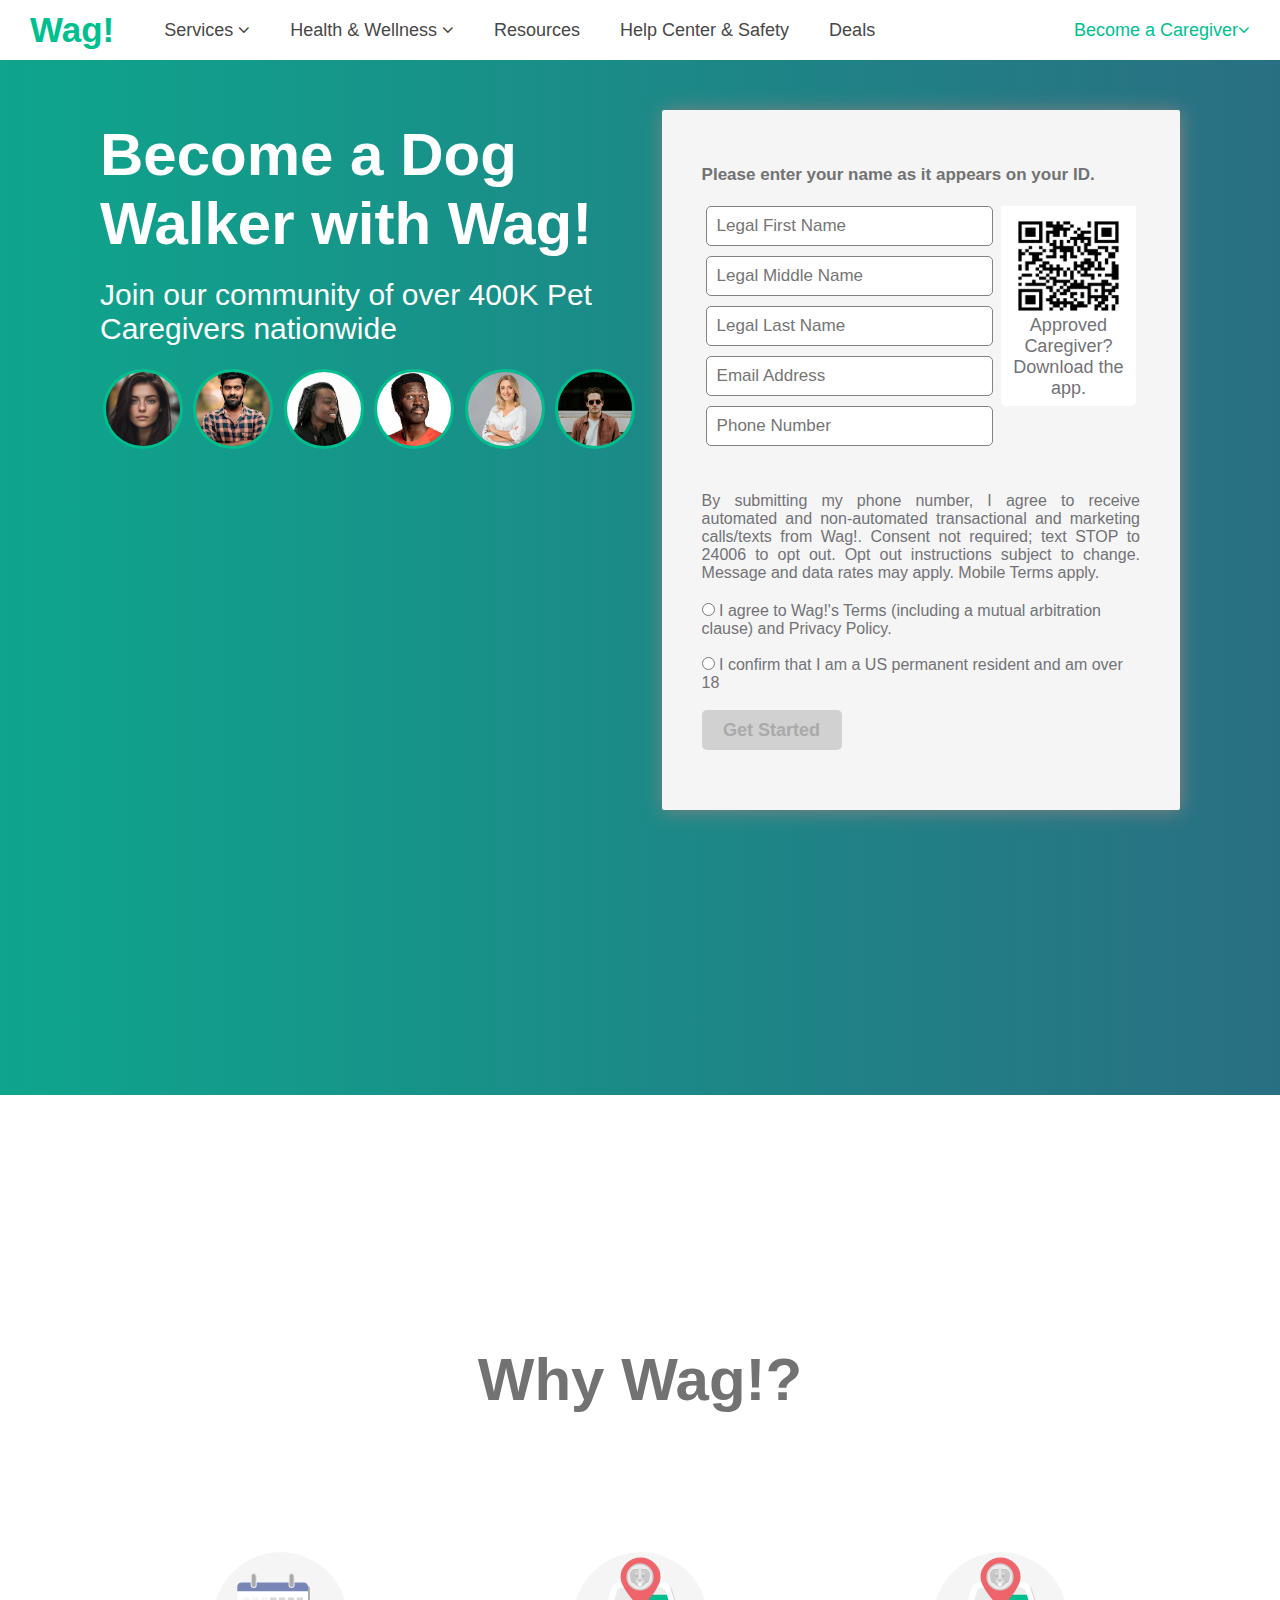
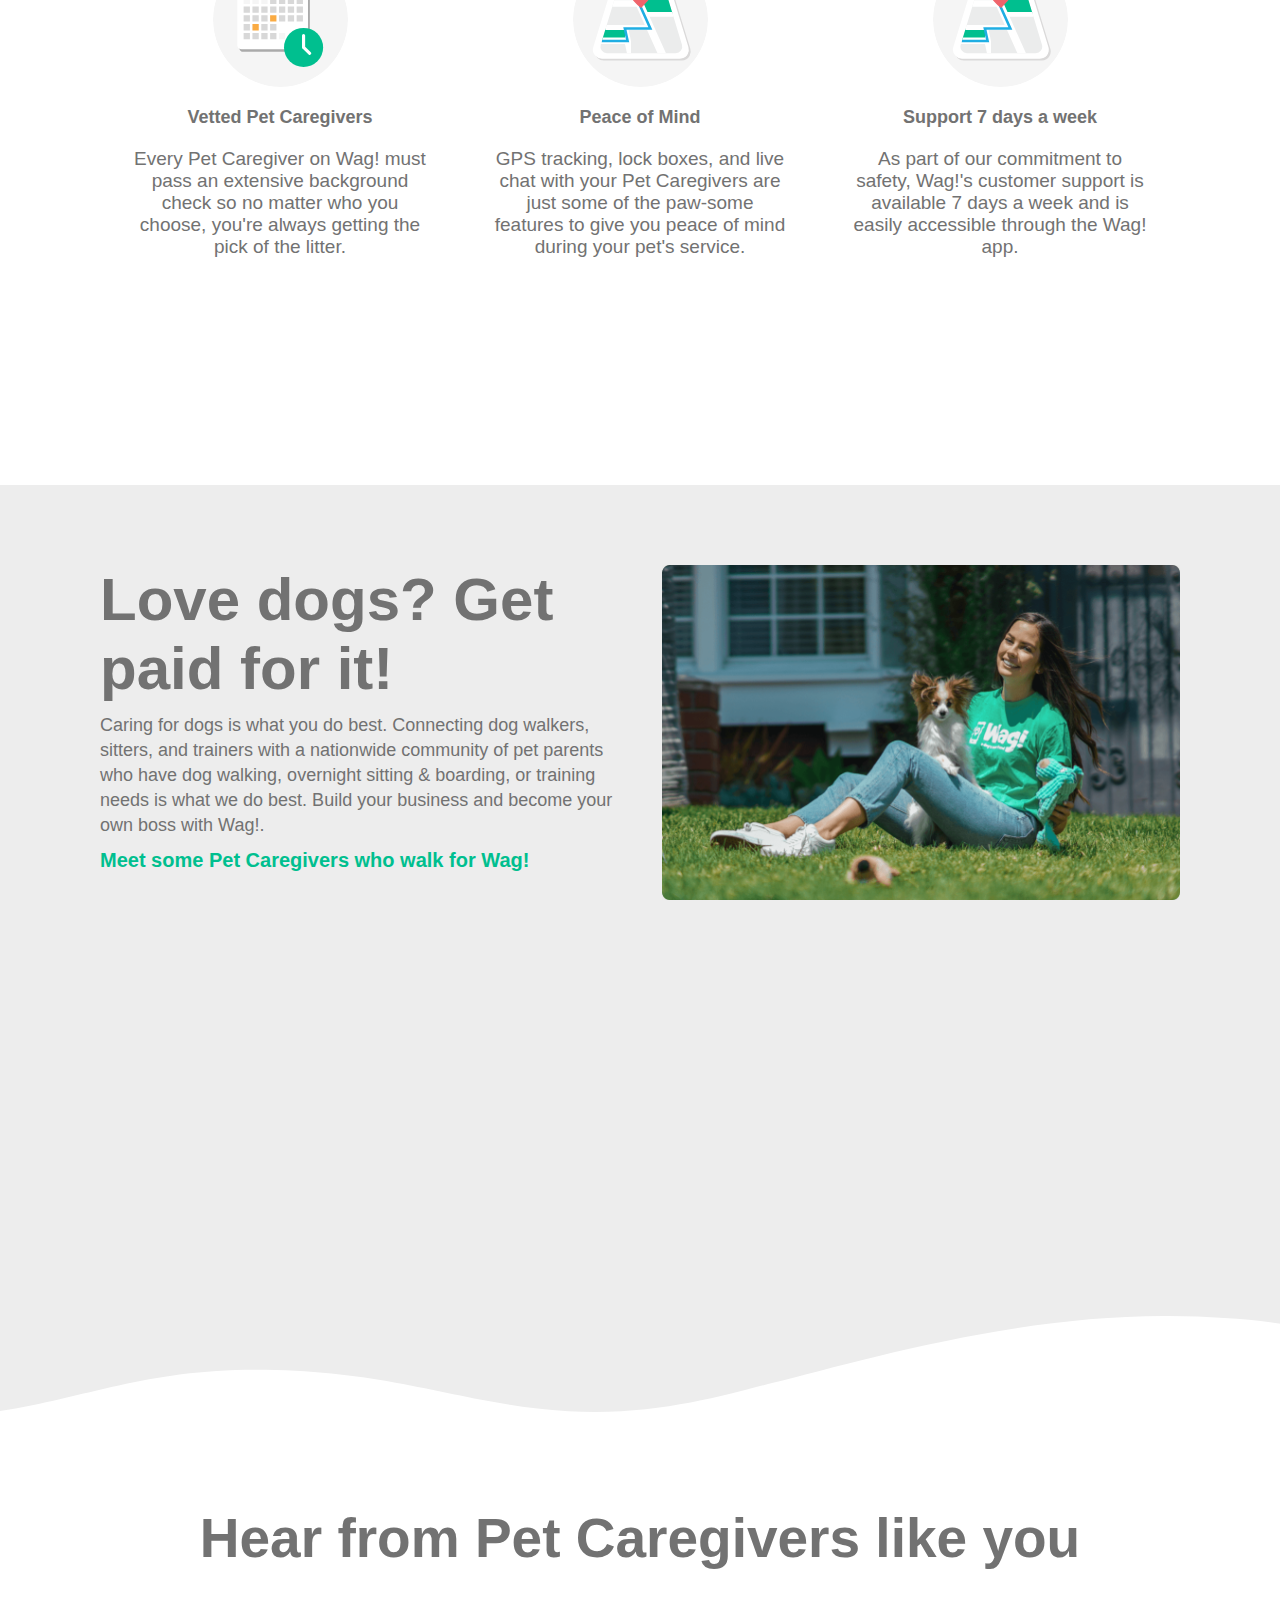
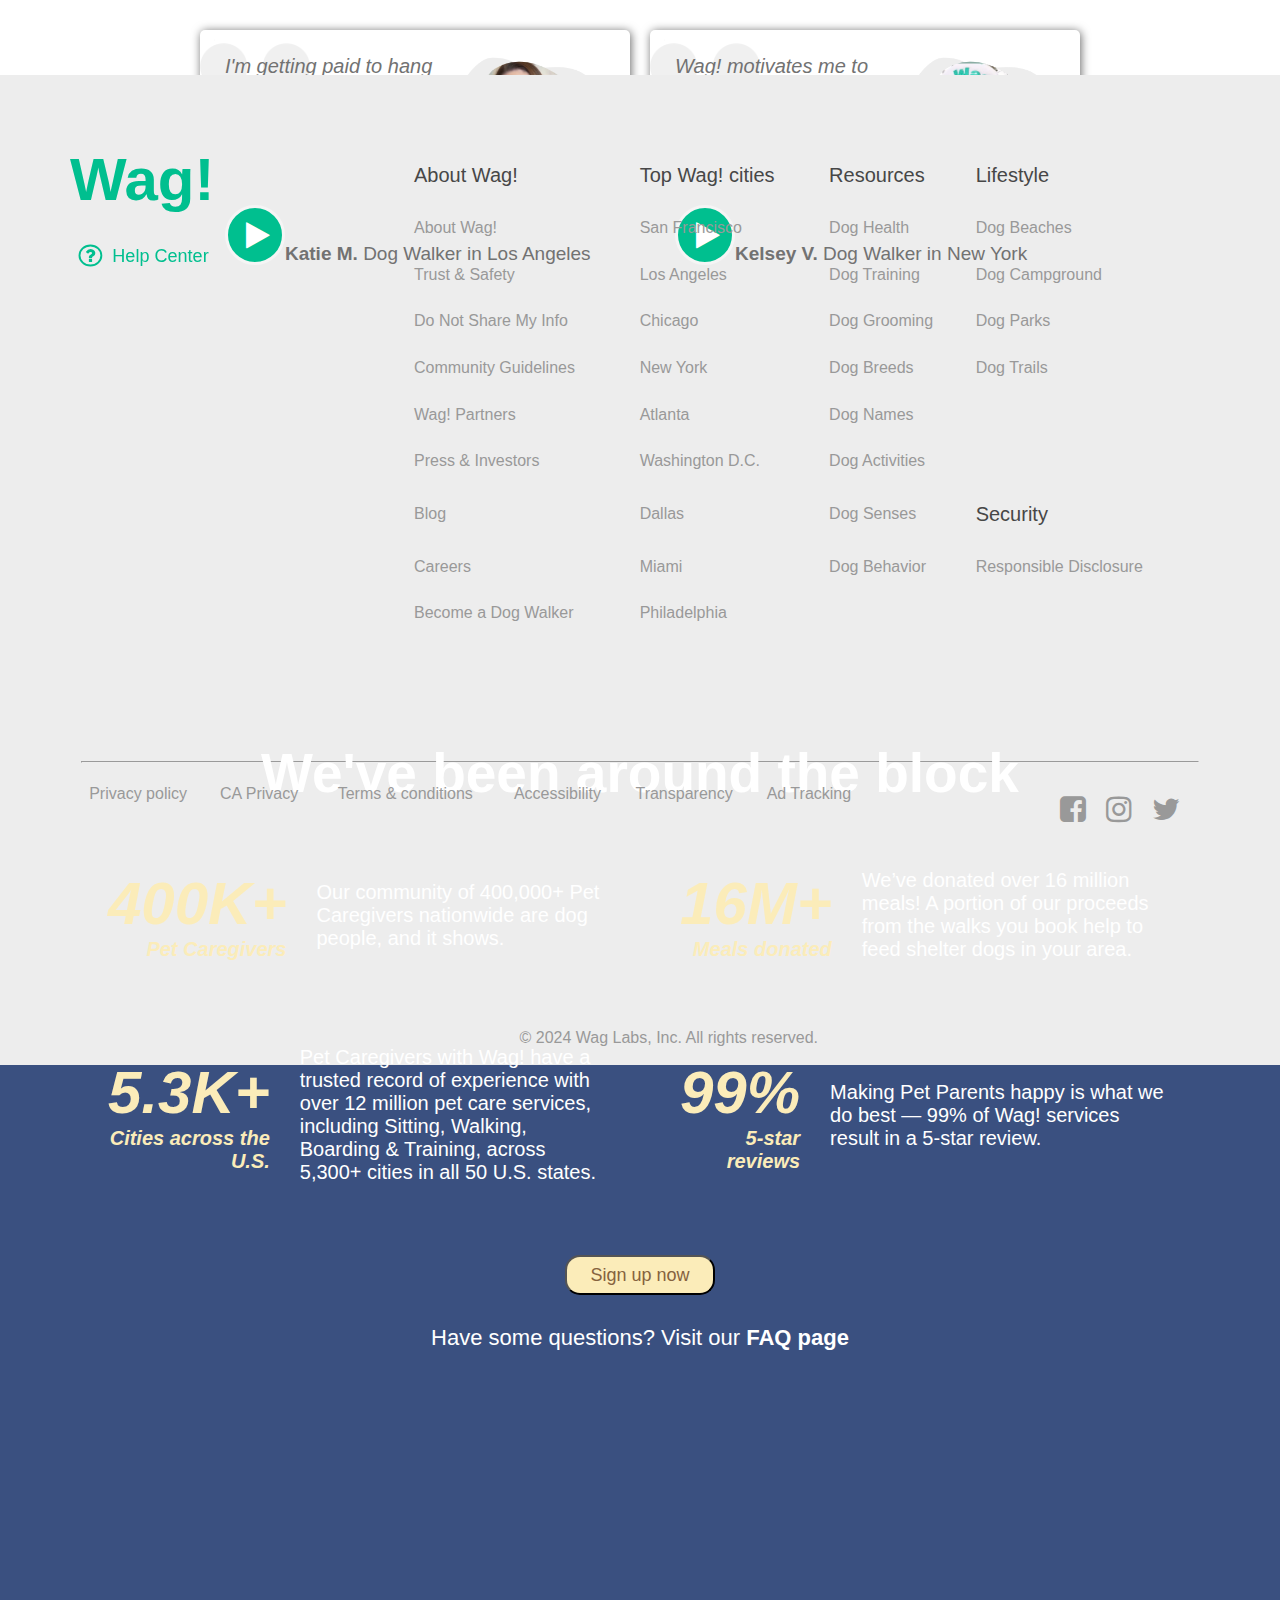
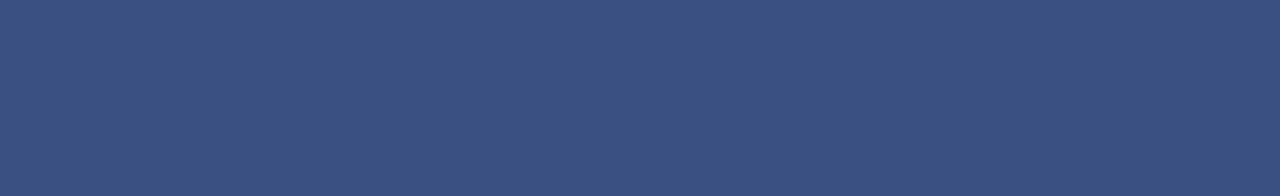
<file: WagWebsite/index.html>
<!DOCTYPE html>
<html>
    <head>
        <title>Wag! | #1 App for Local Dog Walking & Pet Sitting Jobs Near You</title>
        <link rel="stylesheet" href="Assets\main.css">
        <link rel="stylesheet" href="https://cdnjs.cloudflare.com/ajax/libs/font-awesome/4.7.0/css/font-awesome.min.css"/>

    </head>
    <body>
        <header>
            <div class="left_nav">
                <a href="#">Wag!</a>
            </div>
            <div class="main_nav">
                <a href=""><p>Services <i class="fa fa-angle-down"></i></p></a>
                <a href=""><p>Health & Wellness <i class="fa fa-angle-down"></i></p></a>
                <a href=""><p>Resources</p></a>
                <a href=""><p>Help Center & Safety</p></a>
                <a href=""><p>Deals</p></a>
            </div>
            <div class="right_nav">
                <a href=""><p>Become a Caregiver<i class="fa fa-angle-down"></i></p></a>
            </div>
        </header>
        <main>
            <section class="sec_one">
                <div class="txt">
                    <h2>Become a Dog Walker with Wag!</h2>
                    <p>Join our community of over 400K Pet Caregivers nationwide</p>
                    <section>
                        <img src="Assets/imgs/woman.jpeg" alt=""/>
                        <img src="Assets/imgs/man3.jpeg" alt=""/>
                        <img src="Assets/imgs/woman2.jpeg" alt=""/>
                        <img src="Assets/imgs/man 2.jpeg" alt=""/>
                        <img src="Assets/imgs/woman3.jpeg" alt=""/>
                        <img src="Assets/imgs/man.jpg" alt=""/>
                    </section>
                </div>
                <div class="side">
                   <h3>Please enter your name as it appears on your ID.</h3>
                   <section class="fom">
                        <form action="">
                            <input type="text" name="f_name" id="f_name" placeholder="Legal First Name">
                            <input type="text" name="m_name" id="m_name" placeholder="Legal Middle Name">
                            <input type="text" name="l_name" id="l_name" placeholder="Legal Last Name">
                            <input type="email" name="email" id="email" placeholder="Email Address">
                            <input type="tel" name="phone_no" id="phone_no" placeholder="Phone Number">
                        </form>
                        <div class="qr">
                            <img src="Assets/imgs/qr_code.jpg" alt="">
                            <p>Approved Caregiver? Download the app.</p>
                        </div>
                    </section>
                    <section class="rad">
                        <p>By submitting my phone number, I agree to receive automated and non-automated transactional and marketing calls/texts from Wag!. Consent not required; text STOP to 24006 to opt out. Opt out instructions subject to change. Message and data rates may apply. Mobile Terms apply.</p>
                        <input type="radio" name="privacy_p" id="privacy_p">
                        <label for="privacy_p">I agree to Wag!'s Terms (including a mutual arbitration clause) and Privacy Policy.</label></br/><br/>
                        <input type="radio" name="resident" id="resident"><label for="resident"> I confirm that I am a US permanent resident and am over 18</label><br/><br/>
                        <button>Get Started</button>
                    </section> 
                </div>
            </section>
            <section class="sec_two">
                <h2>Why Wag!?</h2>
                <div class="why_wag">
                    <section class="vetted">
                        <img src="Assets/imgs/why_wag/img1.svg" alt=""/>
                        <h4>Vetted Pet Caregivers</h4>
                        <p>Every Pet Caregiver on Wag! must pass an extensive background check so no matter who you choose, you're always getting the pick of the litter.</p>
                    </section>
                    <section class="vetted">
                        <img src="Assets/imgs/why_wag/img2.svg" alt=""/>
                        <h4>Peace of Mind</h4>
                        <p>GPS tracking, lock boxes, and live chat with your Pet Caregivers are just some of the paw-some features to give you peace of mind during your pet's service.</p>
                    </section>
                    <section class="vetted">
                        <img src="Assets/imgs/why_wag/img3.svg" alt=""/>
                        <h4>Support 7 days a week</h4>
                        <p>As part of our commitment to safety, Wag!'s customer support is available 7 days a week and is easily accessible through the Wag! app.</p>
                    </section>
                </div>

            </section>
            <section class="sec_three">
                <article>
                    <h2>Love dogs? Get paid for it!</h2>
                    <p>Caring for dogs is what you do best. Connecting dog walkers, sitters, and trainers with a nationwide community of pet parents who have dog walking, overnight sitting & boarding, or training needs is what we do best. Build your business and become your own boss with Wag!.</p>
                    <a href="https://www.youtube.com/watch?v=MMZr-axNQQY">Meet some Pet Caregivers who walk for Wag!</a>
                </article>
                <img src="Assets/imgs/be_walker.webp" alt="">
            </section>

            <div><img src="./Assets/imgs/sec_threefoot.svg" alt=""></div>

            <section class="sec_four">
                <h2>Hear from Pet Caregivers like you</h2>
                <div class="walker">
                    <section class="katie">
                        <div class="quote_img">
                            <blockquote>I'm getting paid to hang out with dogs, explore LA, get some sunshine, get some exercise. It's a really awesome gig!</blockquote>
                            <img src="./Assets/imgs/walker_katie.webp" alt="">
                        </div>
                            
                        <p class="play">
                            <a href="https://youtu.be/Tx33UY5LQno"><i class="fa fa-play"></i></a><span style="font-weight: bold;">Katie M.</span> &nbsp;Dog Walker in Los Angeles
                        </p>                       
                    </section>
                    <section class="kesley">
                        <div class="quote_img">
                            <blockquote>Wag! motivates me to get out & be active. Some of my favorite NY memories are because of Wag! and my furry friends.</blockquote>
                            <img src="./Assets/imgs/walker_kelsey.webp" alt="">
                        </div>
                        <p class="play">
                            <a href="https://youtu.be/RIqpal6fJaU"><i class="fa fa-play"></i></a><span style="font-weight: bold;">Kelsey V.</span> &nbsp;Dog Walker in New York
                        </p>           
                    </section>
                </div>
            </section>
            <section class="sec_five">
                <h2>We've been around the block</h2>
                <div class="mid">
                    <section class="pet">
                        <article class="word">
                            <div><h3>400K+</h3><h4>Pet Caregivers</h4></div>
                            <p>Our community of 400,000+ Pet Caregivers nationwide are dog people, and it shows.</p>
                        </article>
                        <article class="word">
                            <div><h3>16M+</h3><h4>Meals donated</h4></div>
                            <p>We’ve donated over 16 million meals! A portion of our proceeds from the walks you book help to feed shelter dogs in your area.</p>


                        </article>
                    </section>
                    <section class="pet">
                        <article class="word"><div><h3>5.3K+</h3><h4>Cities across the U.S.</h4></div>
                            <p>Pet Caregivers with Wag! have a trusted record of experience with over 12 million pet care services, including Sitting, Walking, Boarding & Training, across 5,300+ cities in all 50 U.S. states.</p></article>
                        <article class="word"><div><h3>99%</h3><h4>5-star reviews</h4></div>
                            <p>Making Pet Parents happy is what we do best — 99% of Wag! services result in a 5-star review.</p></article>
                    </section>
                </div>
                <div class="down">
                    <button>Sign up now</button>
                    <p>Have some questions? Visit our <span style="font-weight: bold;">FAQ page</span></p>
                </div>
            </section>
        </main>
        <footer>
            <section class="top_foot">
                <div class="help_center">
                    <section>
                        <a href="#">Wag!</a>
                        <p><i class="fa fa-question"></i>&nbsp;&nbsp;Help Center</p>
                    </section>
                </div>
                <table>
                    <tr>
                        <th>About Wag! </th>
                        <th>Top Wag! cities</th>
                        <th>Resources</th>
                        <th>Lifestyle</th>
                    </tr>
                    <tr>
                        <td><a href="#">About Wag!</a></td>
                        <td><a href="#">San Francisco</a>
                        <td><a href="#">Dog Health</a>
                        <td><a href="#">Dog Beaches</a>
                    </tr>
                    <tr>
                        <td><a href="#">Trust & Safety</a></td>
                        <td><a href="#">Los Angeles</a></td>
                        <td><a href="#">Dog Training</a></td>
                        <td><a href="#">Dog Campground</a></td>
                    </tr>
                    <tr>
                        <td><a href="#">Do Not Share My Info</a></td>
                        <td><a href="#">Chicago</a></td>
                        <td><a href="#">Dog Grooming</a></td>
                        <td><a href="#">Dog Parks</a></td>
                    </tr>
                    <tr>
                        <td><a href="#">Community Guidelines</a></td>
                        <td><a href="#">New York</a></td>
                        <td><a href="#">Dog Breeds</a></td>
                        <td><a href="#">Dog Trails</a></td>
                    </tr>
                    <tr>
                        <td><a href="#">Wag! Partners</a></td>
                        <td><a href="#">Atlanta</a></td>
                        <td><a href="#">Dog Names</a></td>
                        <td><a href="#"></a></td>
                    </tr>
                    <tr>
                        <td><a href="#">Press & Investors</a></td>
                        <td><a href="#">Washington D.C.</a></td>
                        <td><a href="#">Dog Activities</a></td>
                        <td><a href="#"></a></td>
                    </tr>
                    <tr>
                        <td><a href="#">Blog</a></td>
                        <td><a href="#">Dallas</a></td>
                        <td><a href="#">Dog Senses</a></td>
                        <th><a href="#">Security</a></th>
                    </tr>
                    <tr>
                        <td><a href="#">Careers</a></td>
                        <td><a href="#">Miami</a></td>
                        <td><a href="#">Dog Behavior</a></td>
                        <td><a href="#">Responsible Disclosure</a></td>
                    </tr>
                    <tr>
                        <td><a href="#">Become a Dog Walker</a></td>
                        <td><a href="#">Philadelphia</a></td>
                        <td><a href="#"></a></td>
                        <td><a href="#"></a></td>
                    </tr>
                </table>
            </section>
            <hr/>
            <section class="bottom_foot">
                <div class="privacy">
                    <table>
                        <tr>
                            <th><a href="">Privacy policy</a></th>
                            <th><a href="">CA Privacy</a></th>
                            <th><a href="">Terms & conditions</a></th>
                            <th><a href="">Accessibility</a></th>
                            <th><a href="">Transparency</a></th>
                            <th><a href="">Ad Tracking</a></th>
                        </tr>
                    </table>
                    <section class="c_right"><p>© 2024 Wag Labs, Inc. All rights reserved.</p></section>
                </div>
                <div class="socials">
                    <a href=""><i class="fa fa-facebook-square"></i></a>
                    <a href=""><i class="fa fa-instagram"></i></a>
                    <a href=""><i class="fa fa-twitter"></i></a>
                    <a href=""><i class="fa-brands fa-tiktok"></i></i></a>

                    
                </div>
            </section>
        </footer>
    </body>
</html>
</file>
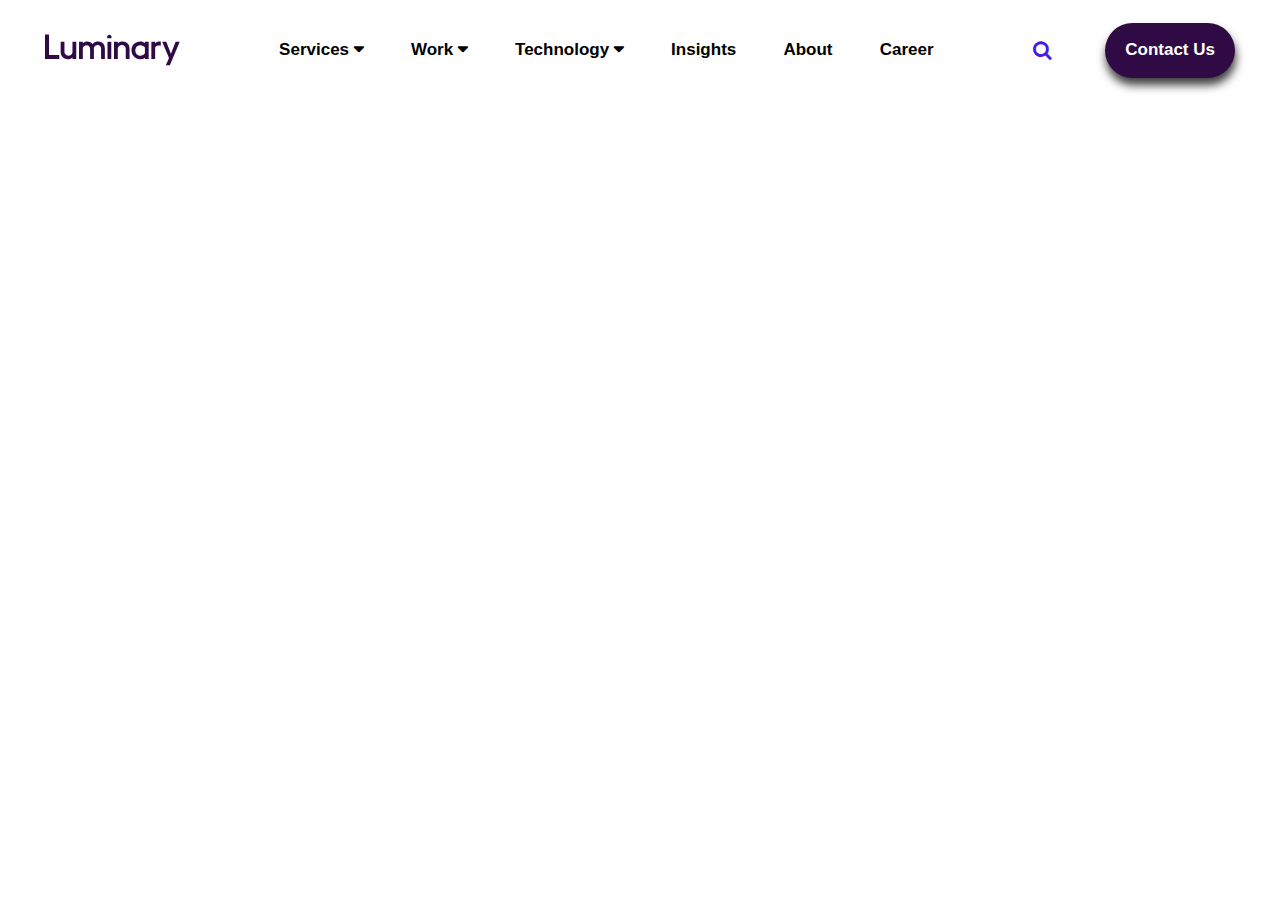
<file: Luminary/header.html>
<!DOCTYPE html>
<html lang="en">
<head>
    <meta charset="UTF-8">
    <meta name="viewport" content="width=device-width, initial-scale=1.0">
    <link rel="stylesheet" href="./assets/styles/header.css" />
    <link rel="stylesheet" href="https://cdnjs.cloudflare.com/ajax/libs/font-awesome/4.7.0/css/font-awesome.min.css"/>
    <title>Document</title>
</head>
<body>
    <header>
        <div class="left"><img src="./assets/images/luminary_logo.svg" alt=""></div>
        <div class="center">
            <a href="">Services <i class="	fa fa-caret-down"></i></a>
            <a href="">Work <i class="	fa fa-caret-down"></i></a>
            <a href="">Technology <i class="	fa fa-caret-down"></i></a>
            <a href="">Insights</a>
            <a href="">About</a>
            <a href="">Career</a>
        </div>
        <div class="right">
            <a href=""><i class="fa fa-search"></i></a>
            <button id="btn_contact">Contact Us</button>
        </div>


    </header>
</body>
</html>
</file>
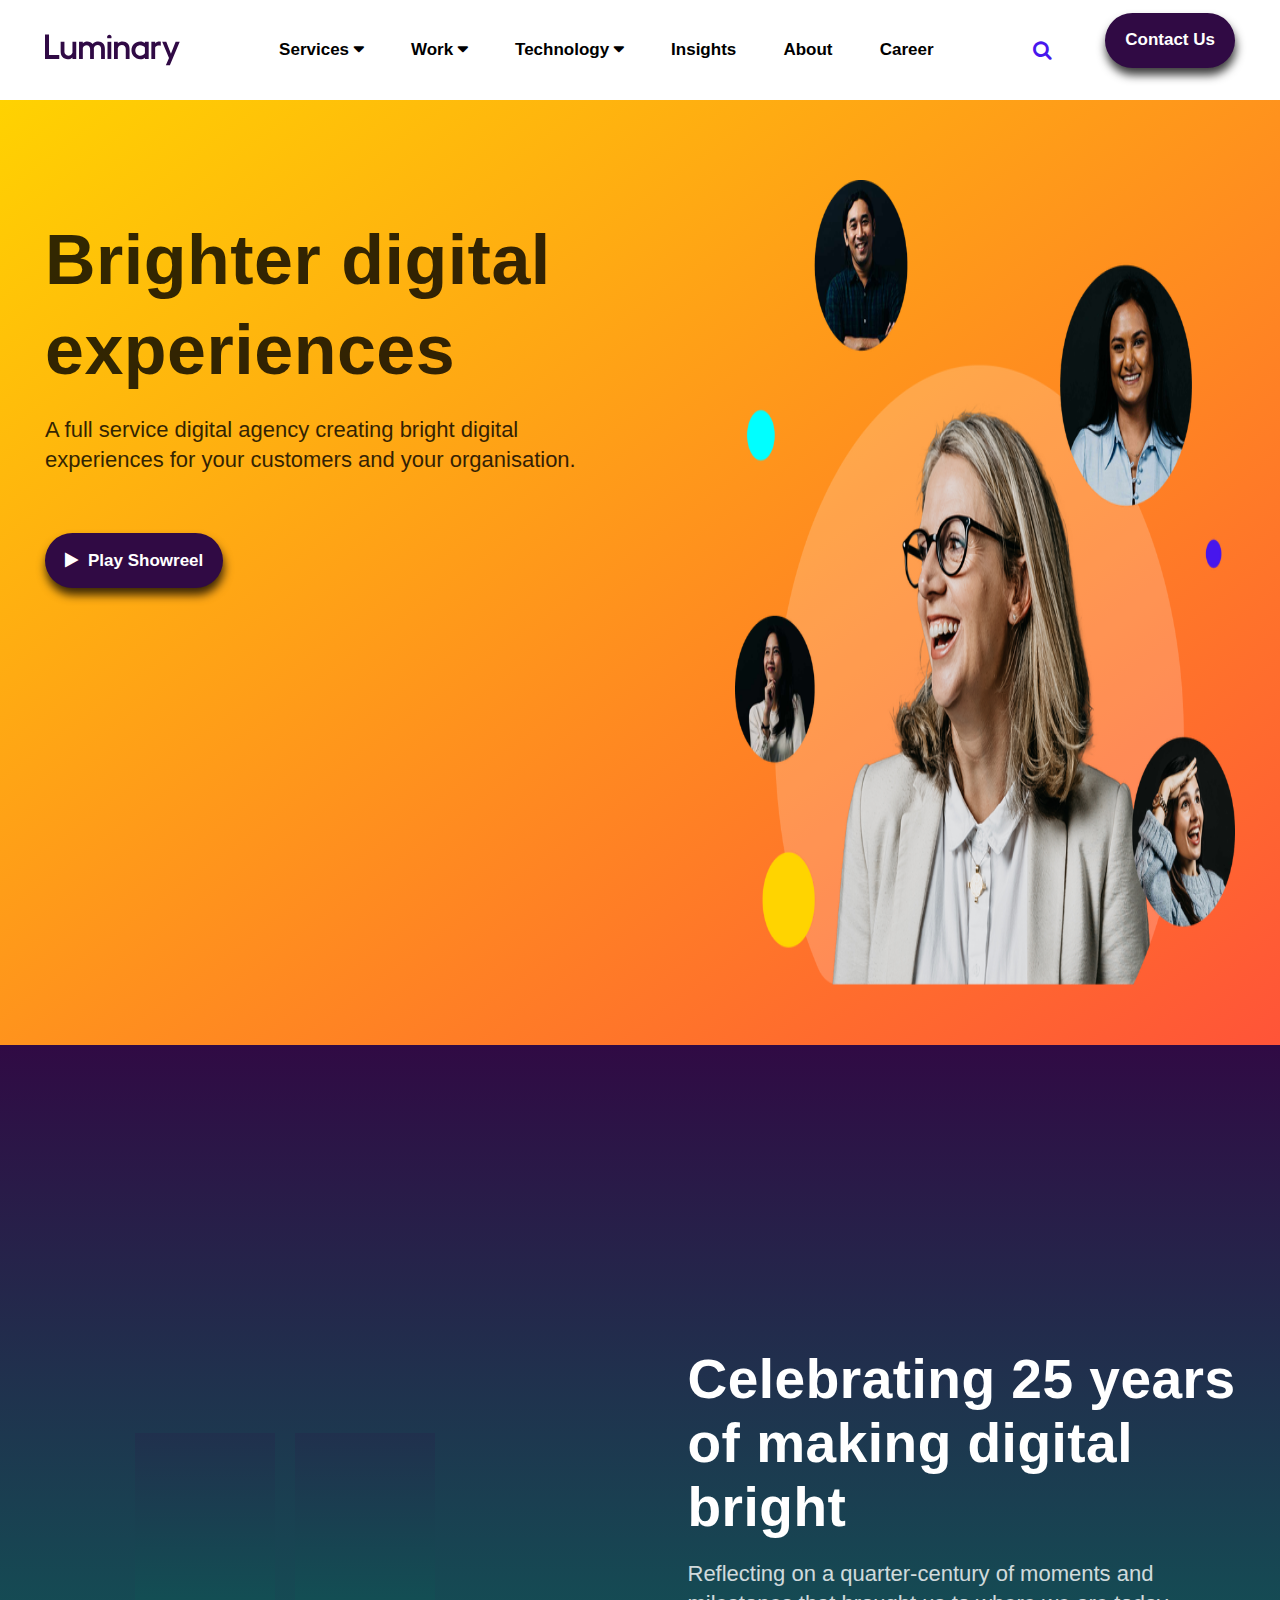
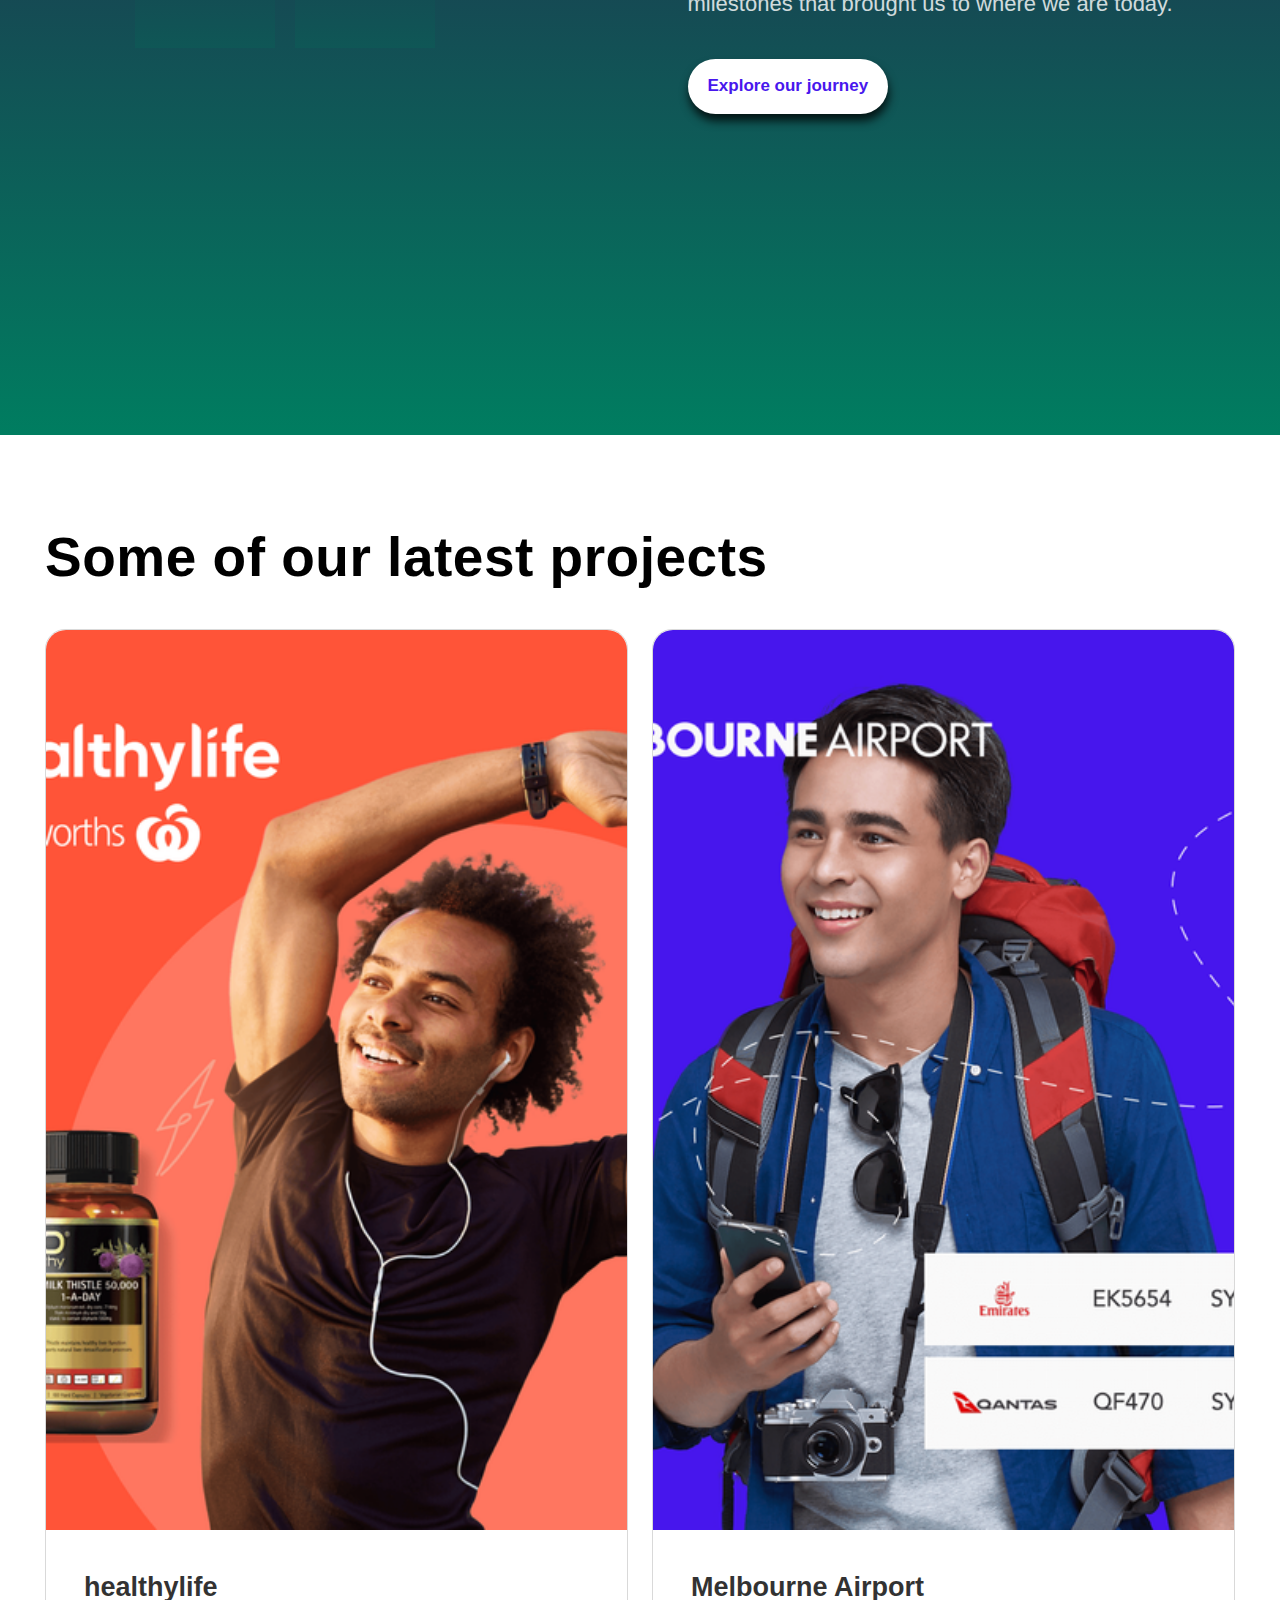
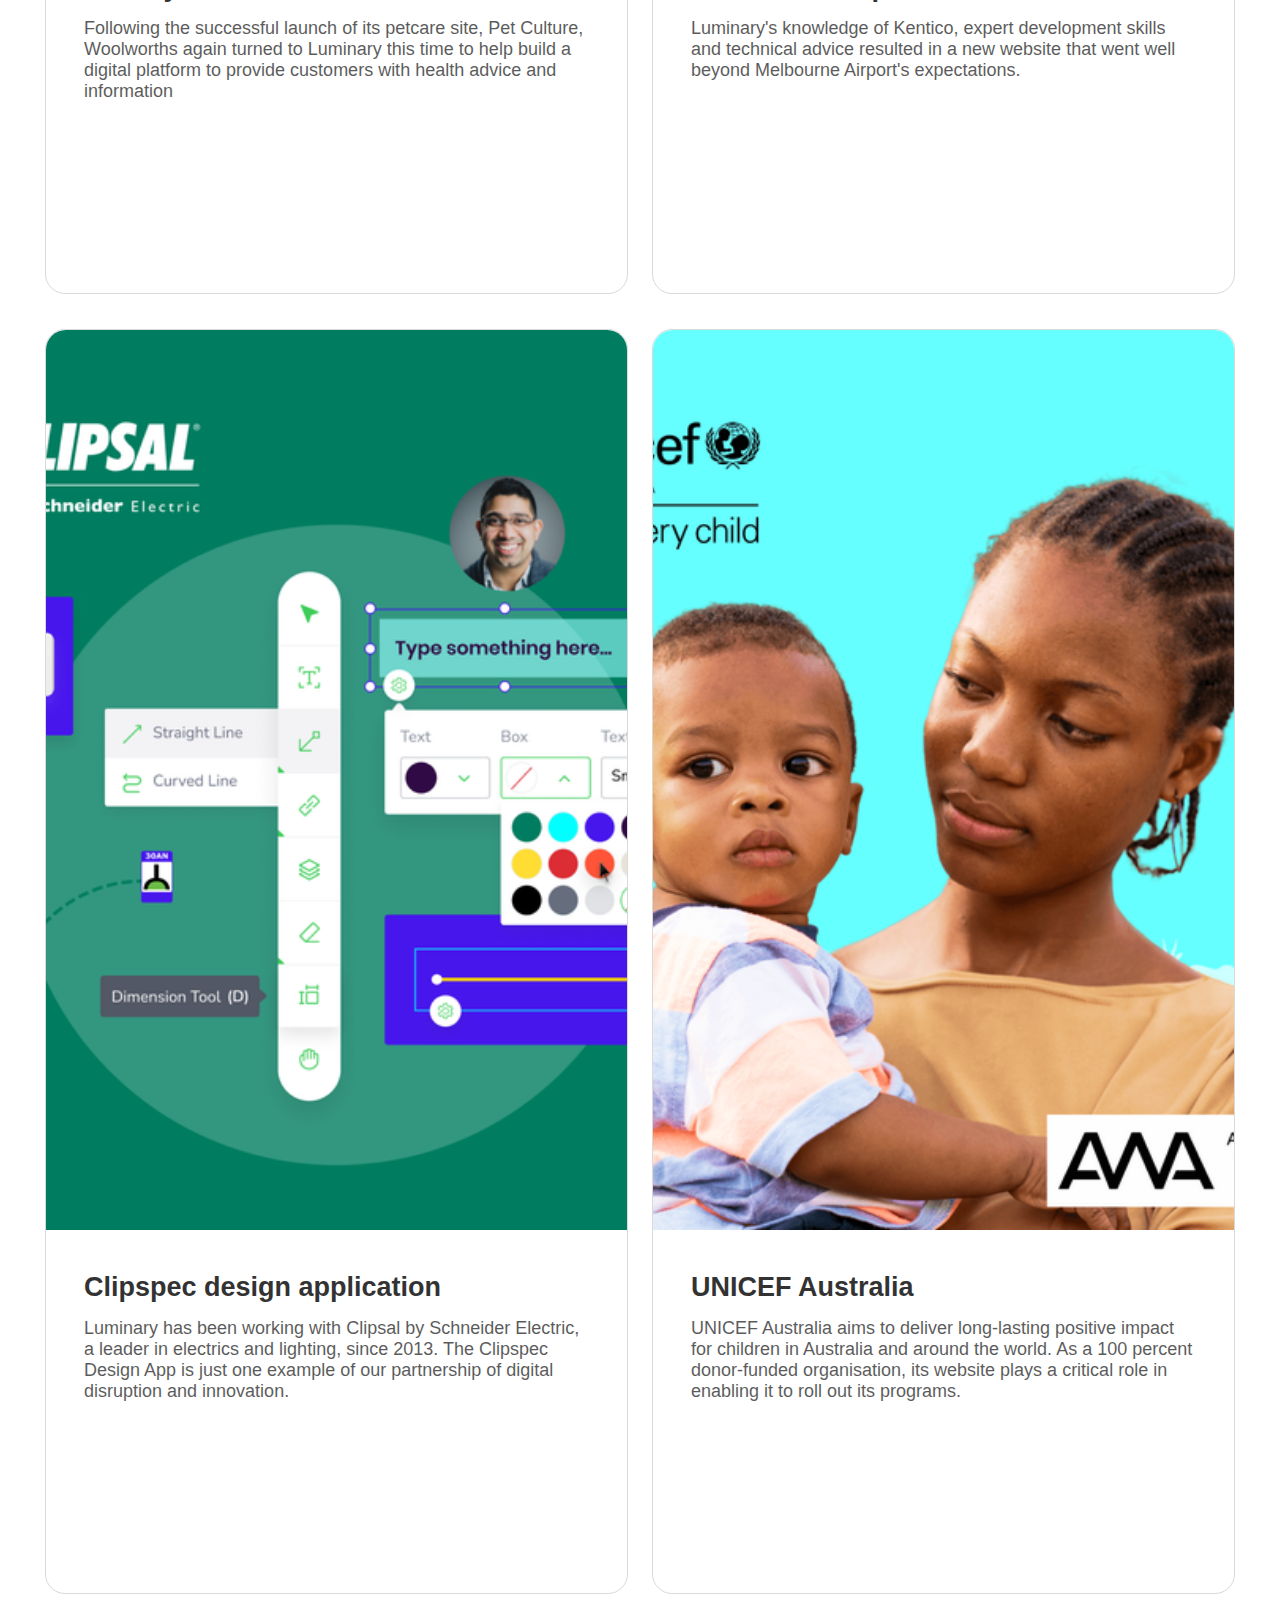
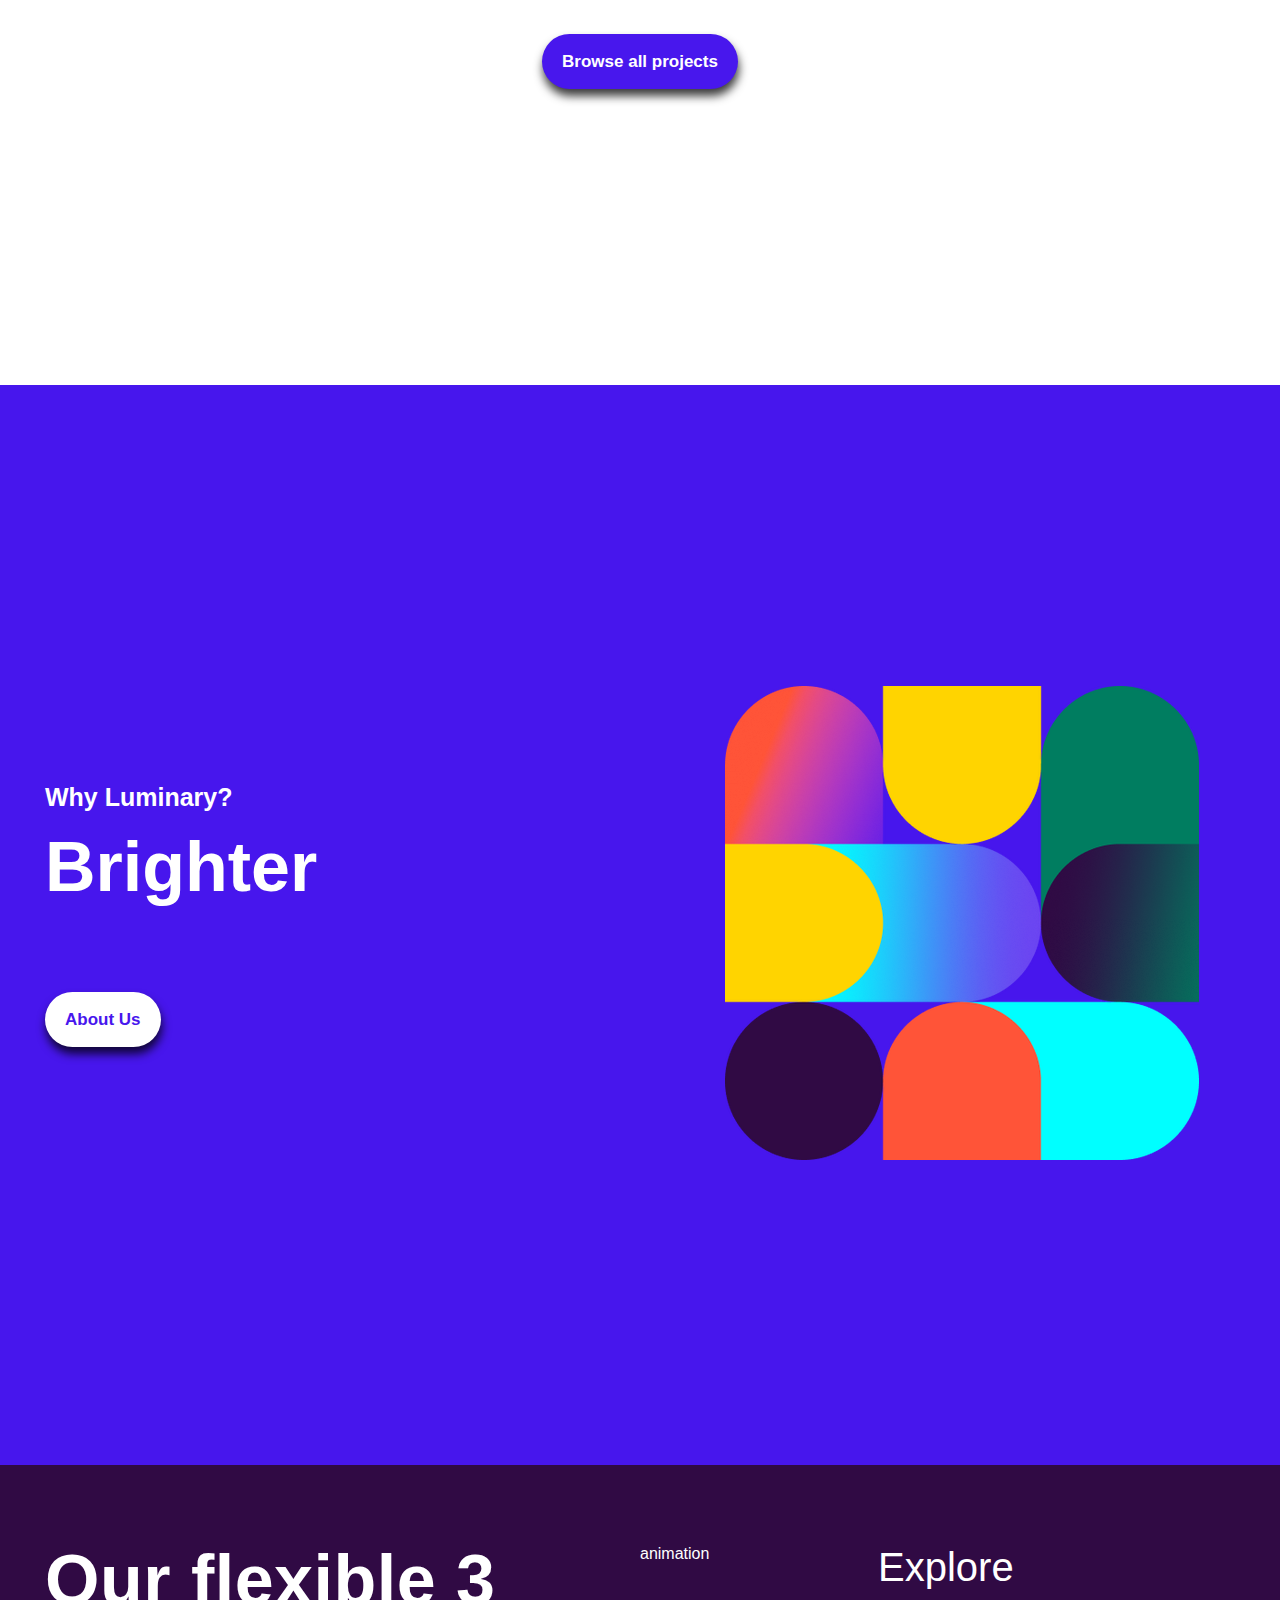
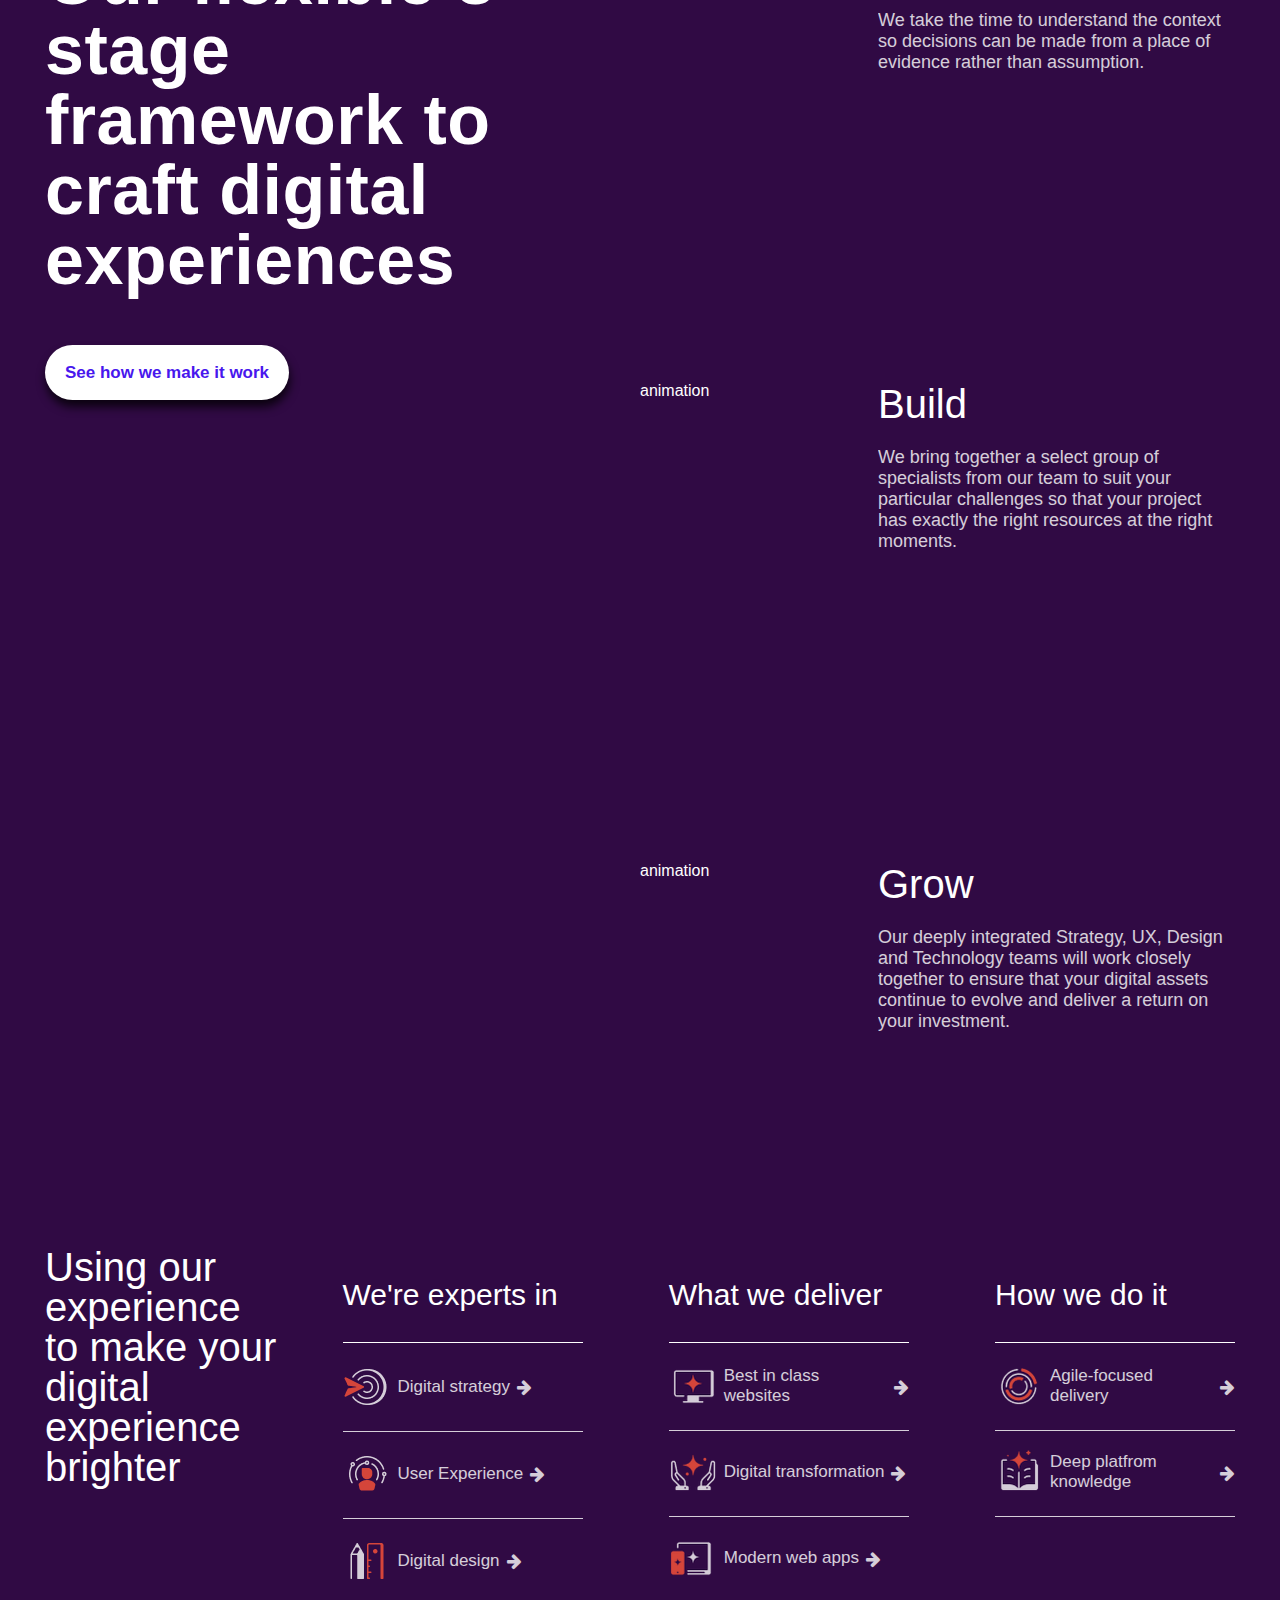
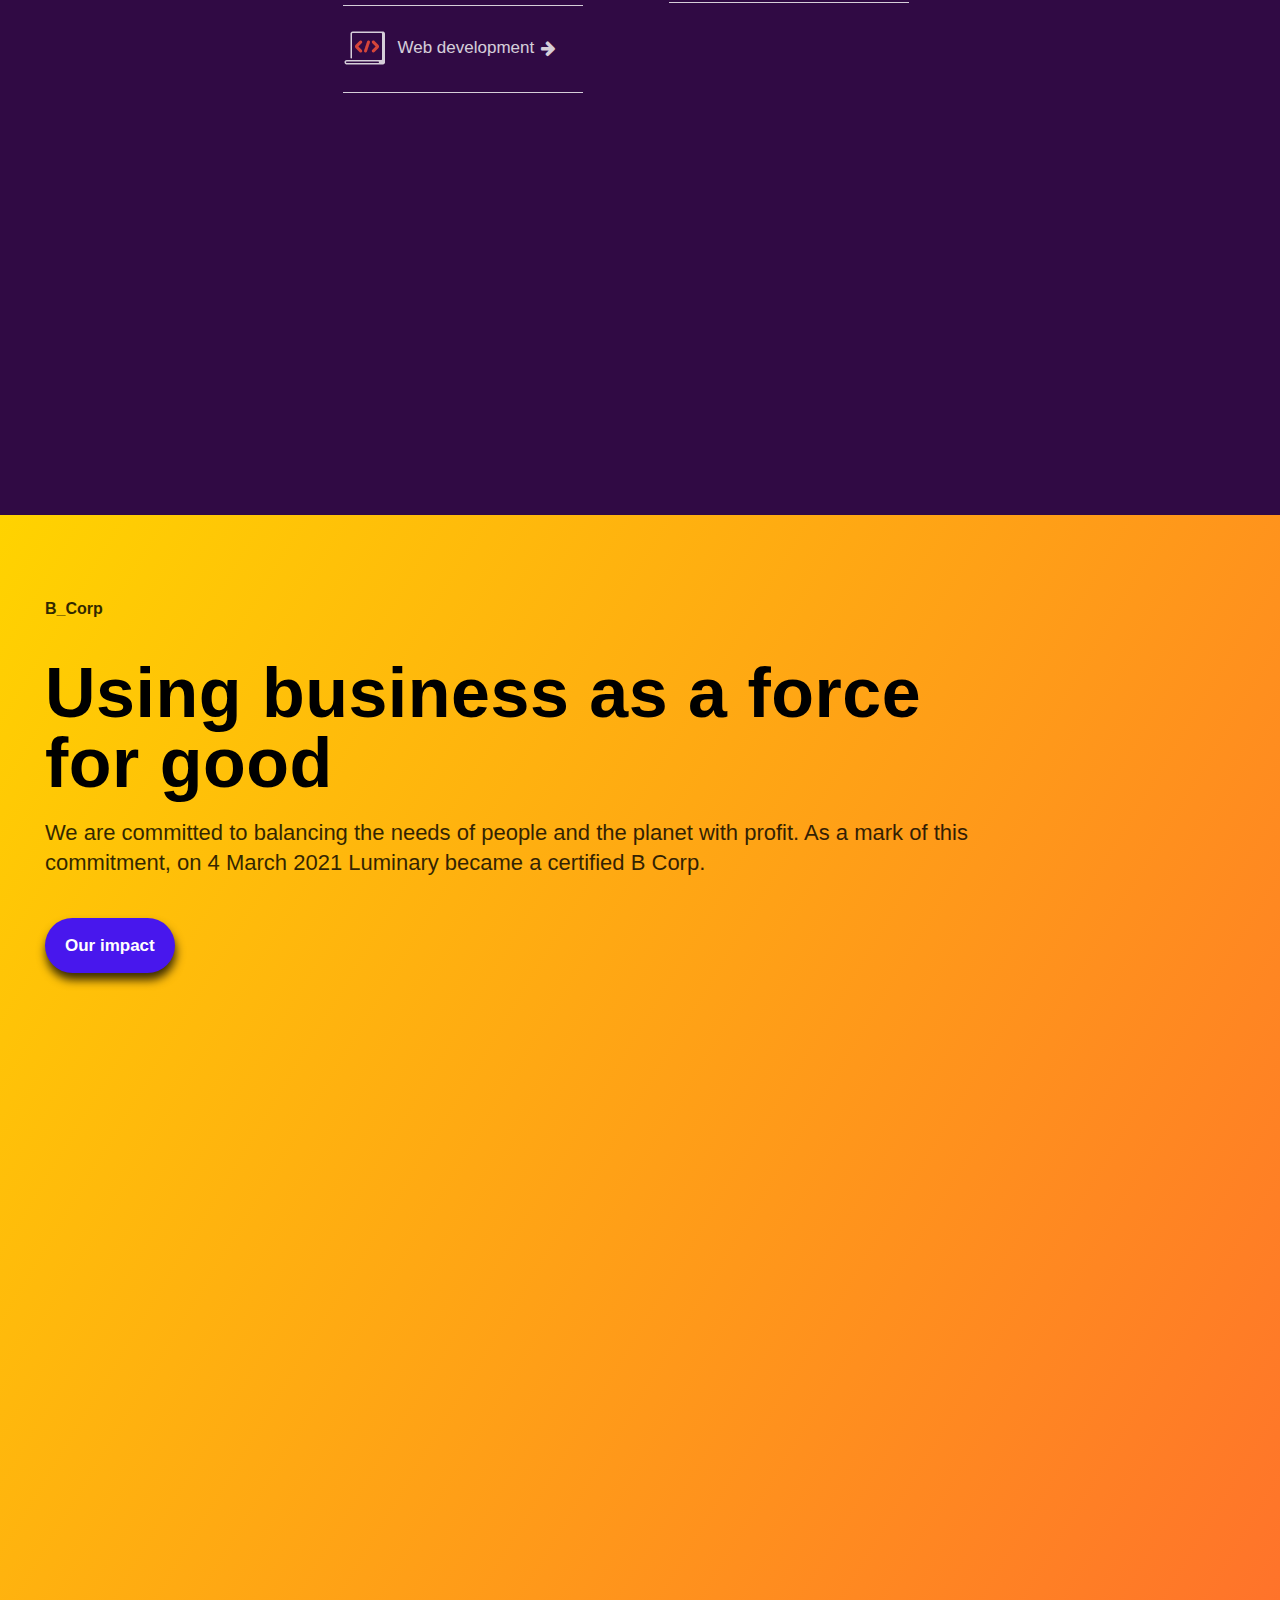
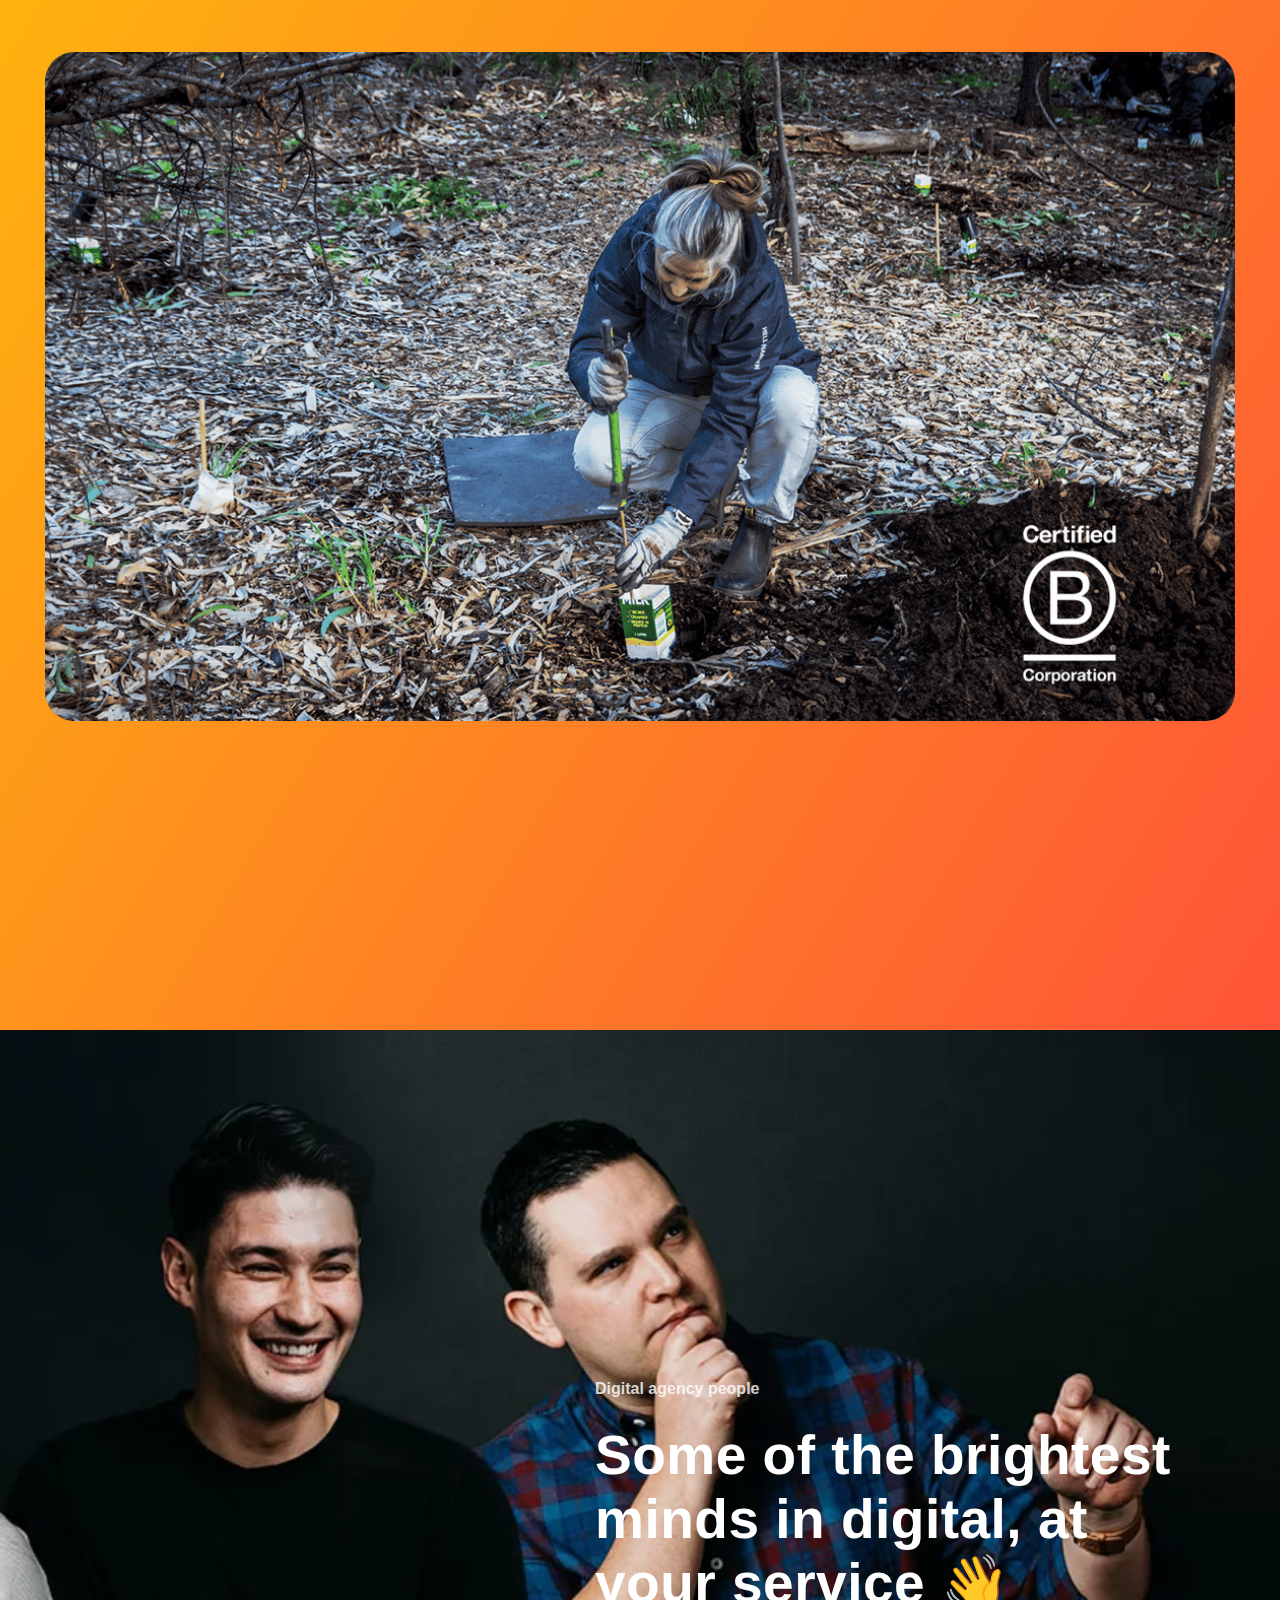
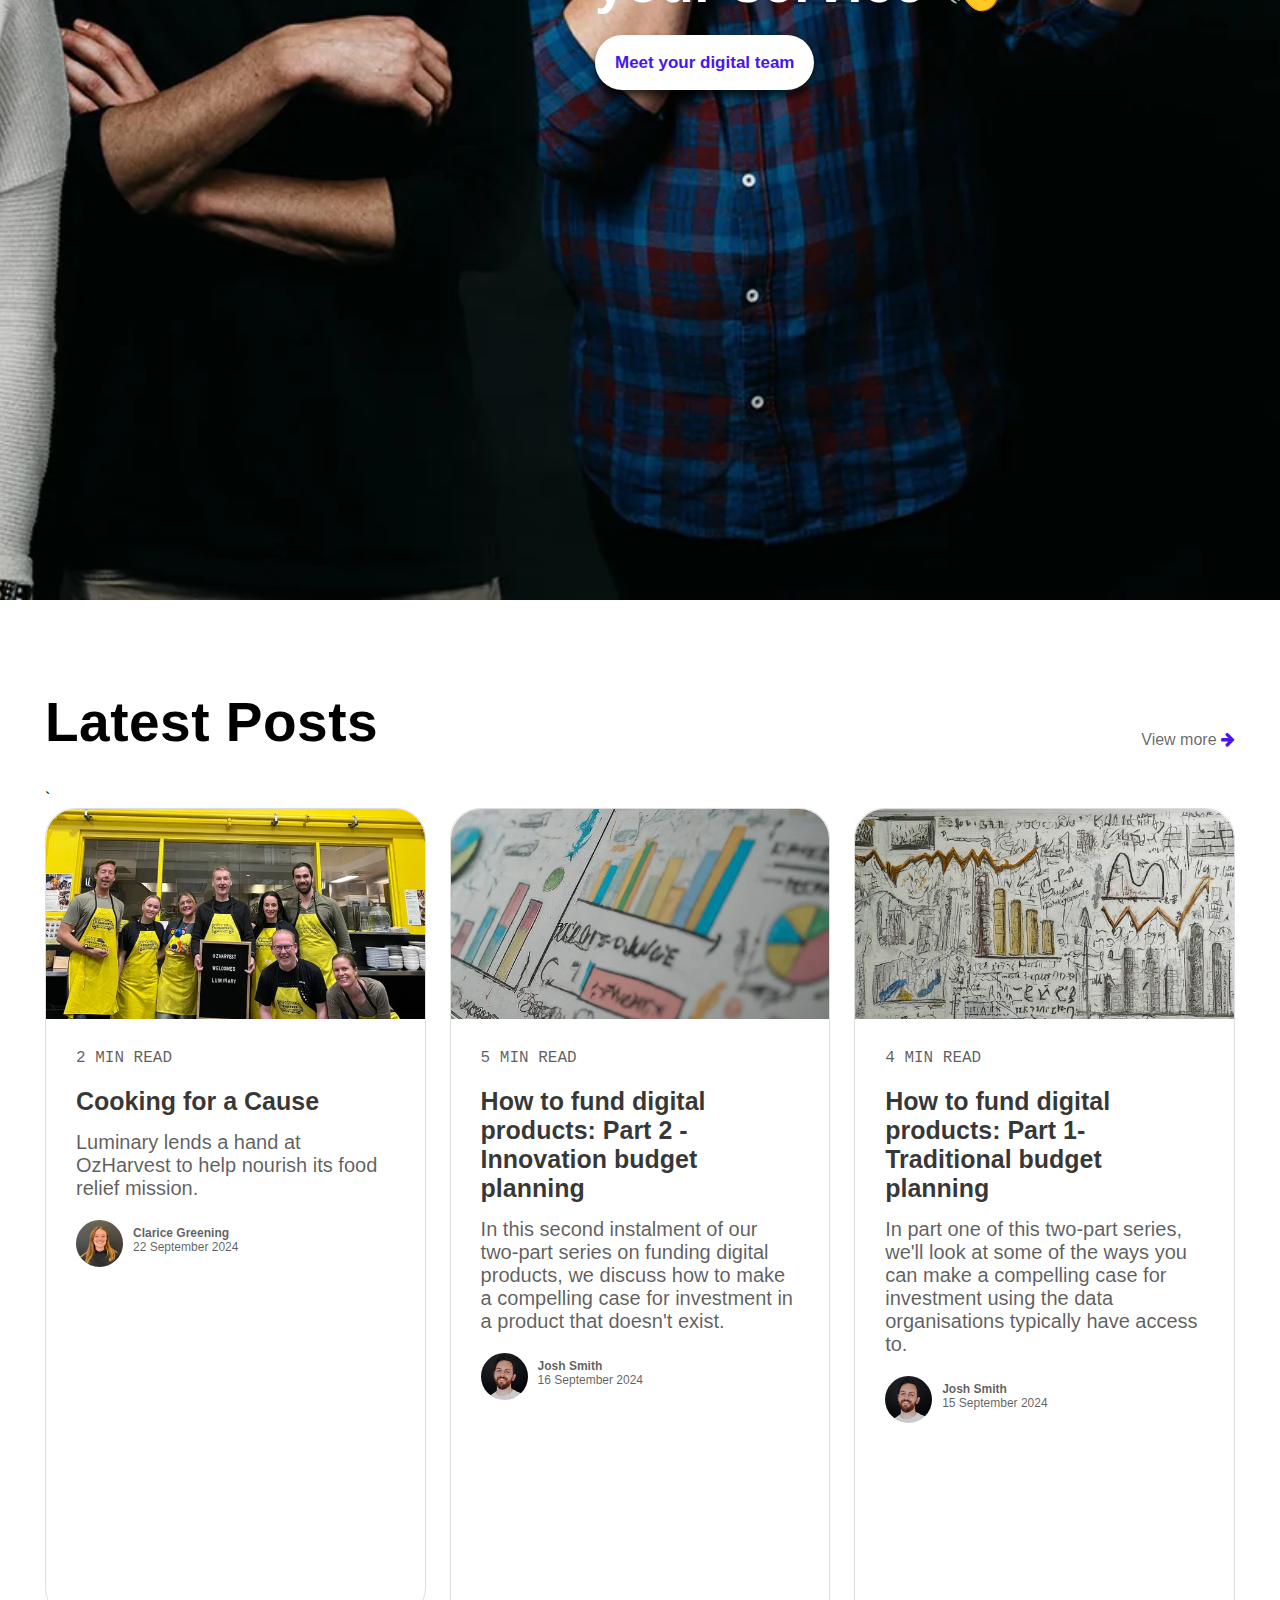
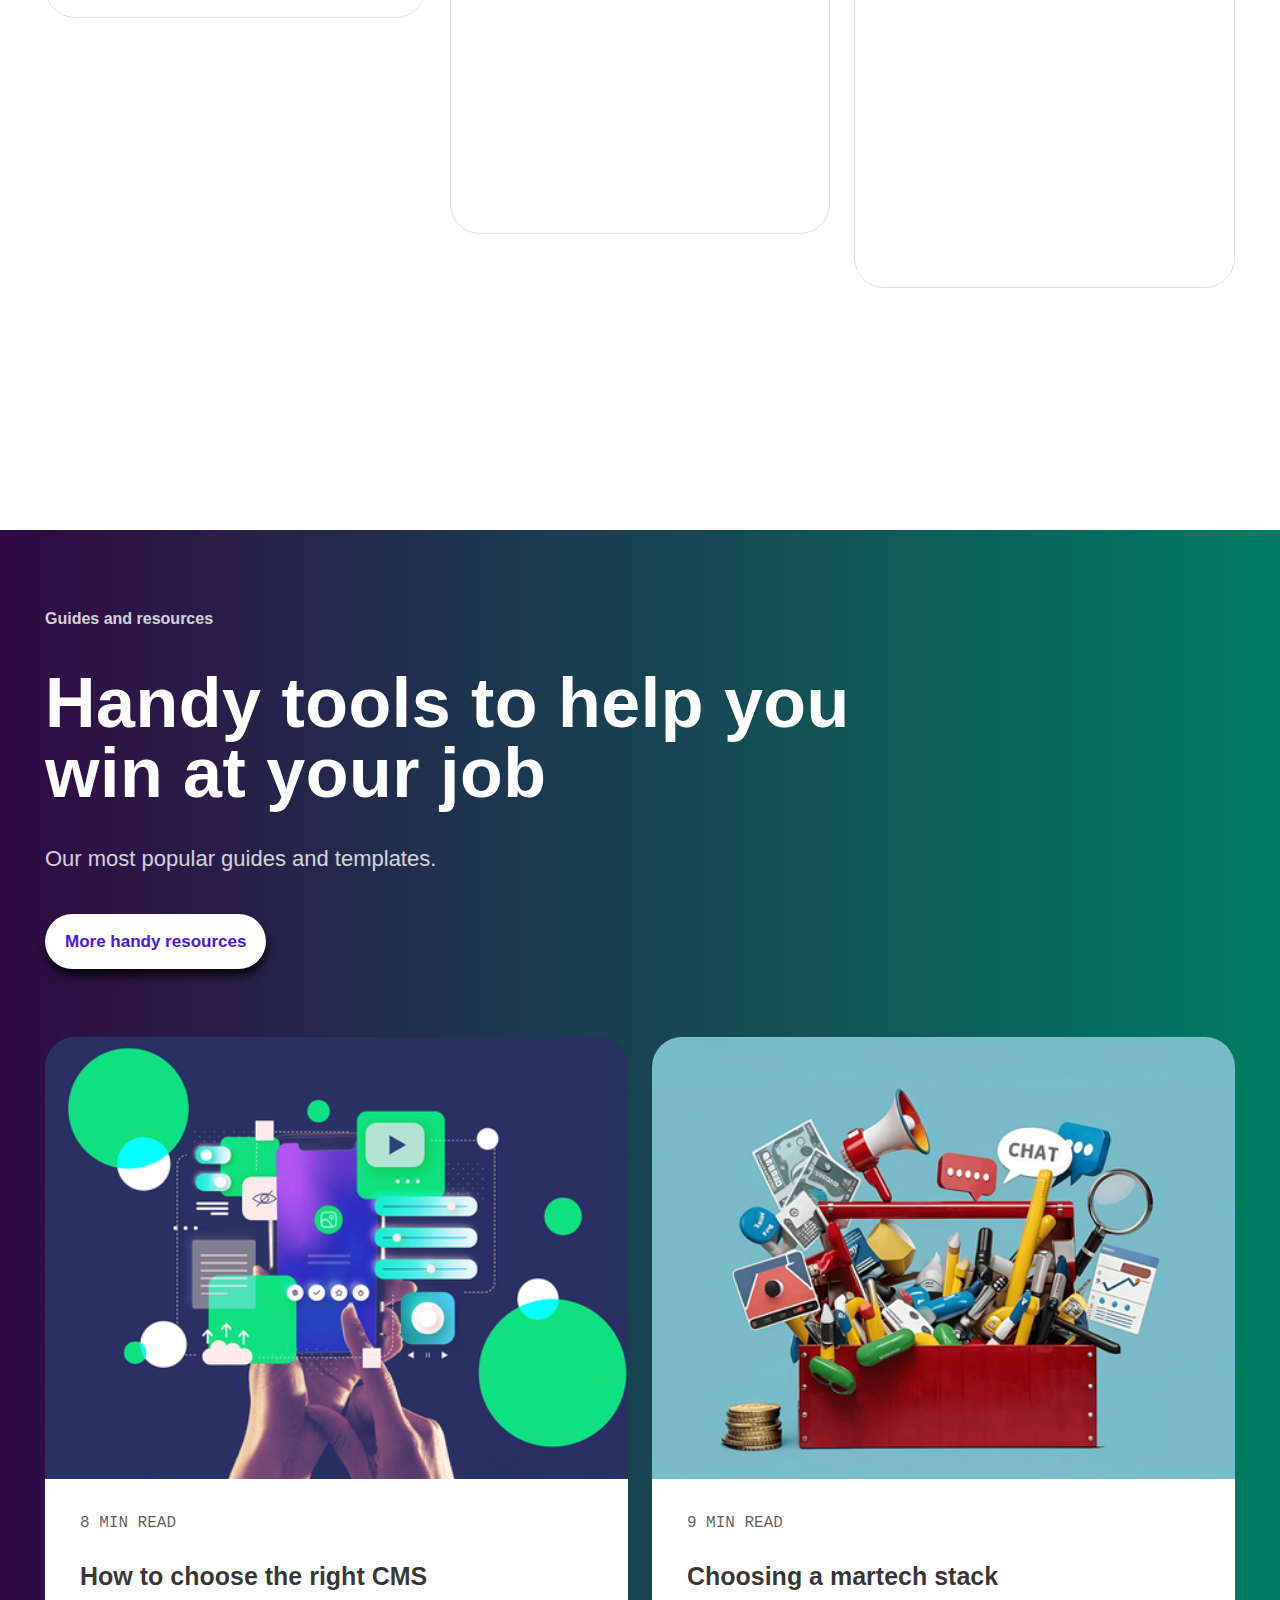
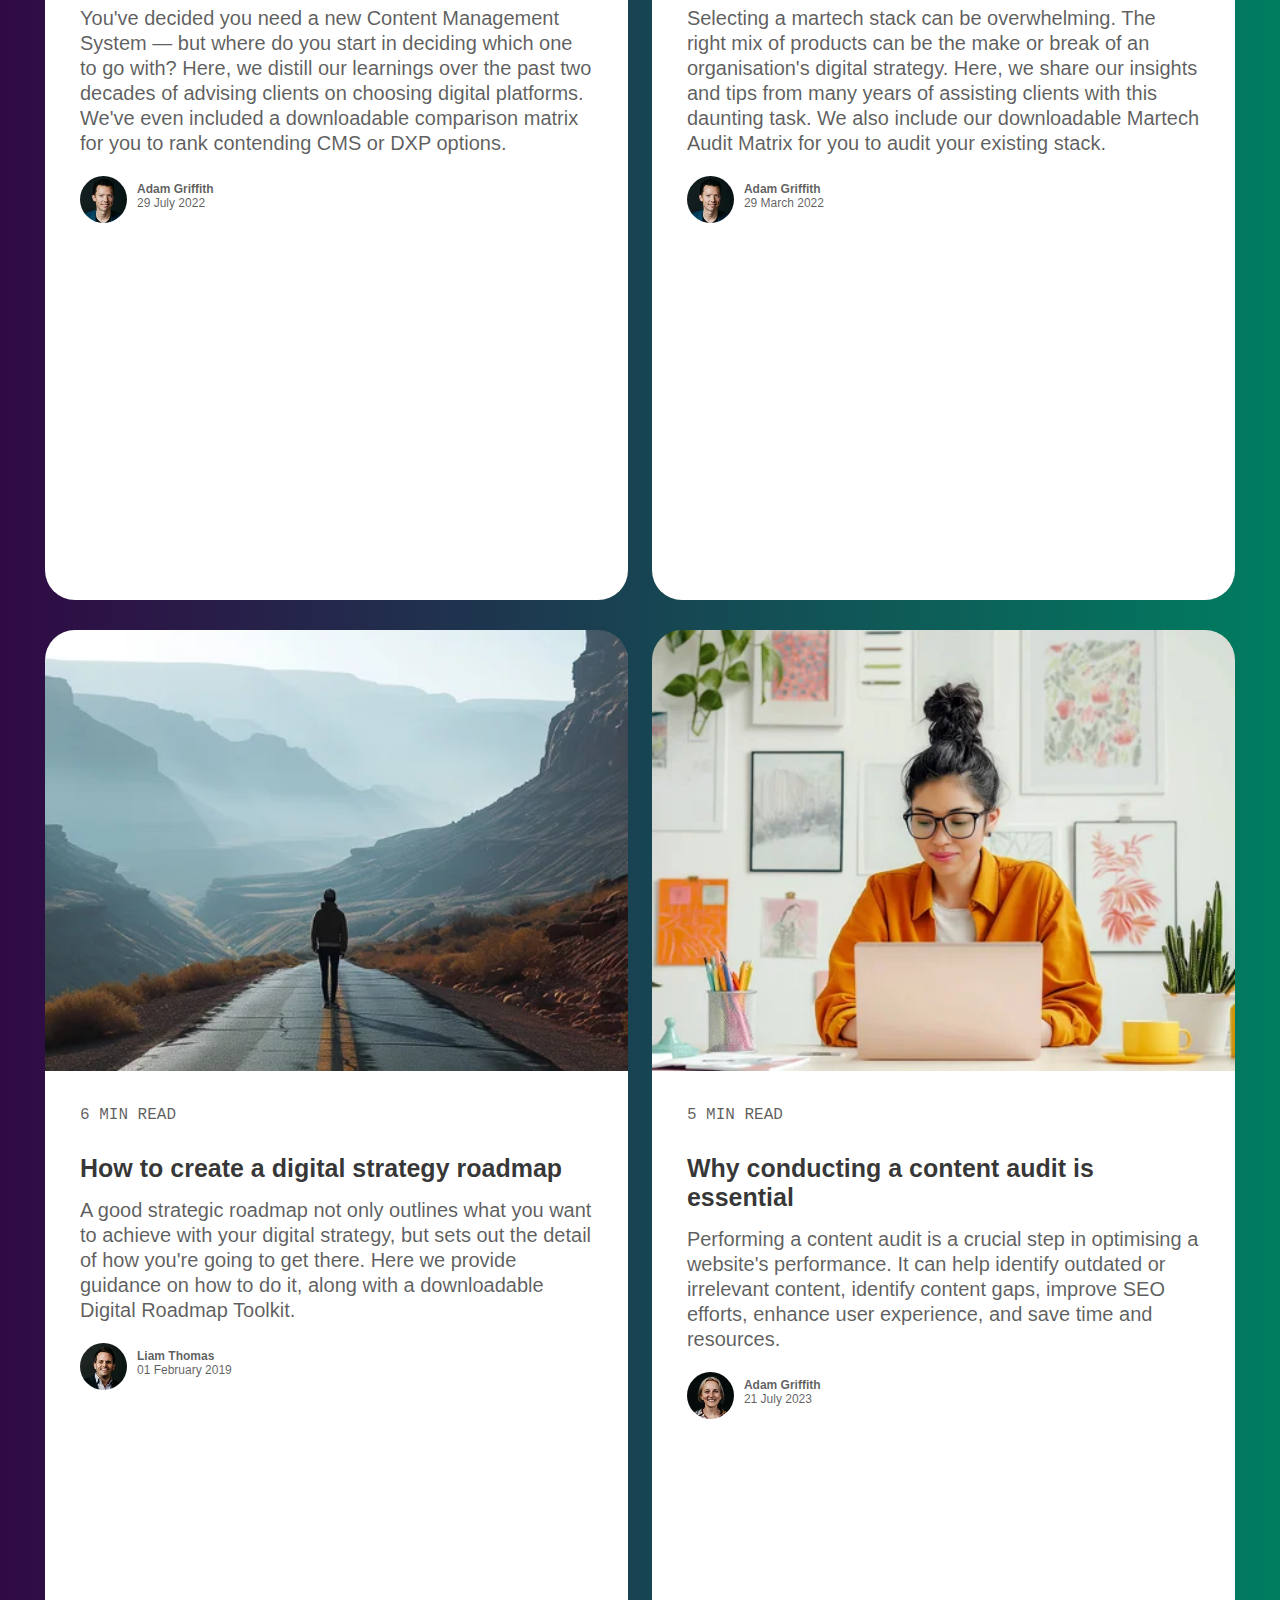
<file: Luminary/home.html>
<!DOCTYPE html>
<html lang="en">
<head>
    <meta charset="UTF-8">
    <meta name="viewport" content="width=device-width, initial-scale=1.0">
    <link rel="stylesheet" href="./assets/styles/home.css" />
    <link rel="stylesheet" href="https://cdnjs.cloudflare.com/ajax/libs/font-awesome/4.7.0/css/font-awesome.min.css"/>
    <title>Brightest Digital Agency in Australia</title>
</head>

<body>
    <header>
        <div class="left"><img src="./assets/images/luminary_logo.svg" alt=""></div>
        <div class="center">
            <a href="">Services <i class="	fa fa-caret-down"></i></a>
            <a href="">Work <i class="	fa fa-caret-down"></i></a>
            <a href="">Technology <i class="	fa fa-caret-down"></i></a>
            <a href="">Insights</a>
            <a href="">About</a>
            <a href="">Career</a>
        </div>
        <div class="right">
            <a href=""><i class="fa fa-search"></i></a>
            <button id="btn_contact">Contact Us</button>
        </div>
    </header>
    <main>
        <section class="sec sec_1">
            <article>
                <h2 id="h2_typeone">Brighter digital experiences</h2>
                <p id="p_one">A full service digital agency creating bright digital experiences for your customers and your organisation.</p></br>
                <button id="btn_contact"><i class="	fa fa-play"></i>Play Showreel</button>
            </article>
            <div class="image"><img src="./assets/images/homepage_image.webp" alt=""></div>
        </section>
        <section class="sec sec_2">
            <div class="left">
                <div id="anim">
                    <div id="dataimg"><img src="./assets/images/data_image/c_orange.png" alt=""></div>
                    <div id="dataimg"><img src="./assets/images/data_image/q_gradient.png" alt=""></div>
                    <div id="dataimg"><img src="./assets/images/data_image/q_white.png" alt=""></div>
                    <div id="dataimg"><img src="./assets/images/data_image/q_yellow.png" alt="" style="transform: scaleX(-1);"></div>
                    <div id="dataimg" class="yes">
                        <img class="under" src="./assets/images/data_image/f_green.png" alt="">
                        <img class="top" src="./assets/images/data_image/q_lightblue.png" alt="">
                    </div>
                    <div id="dataimg"><img src="./assets/images/data_image/f_blue.png" alt=""></div>
                </div>
                <div id="anim">
                    <div id="dataimg"><img src="./assets/images/data_image/f_blue_gradient.png" alt=""></div>
                    <div id="dataimg"><img src="./assets/images/data_image/q_orange.png" alt=""></div>
                    <div id="dataimg" class="yes">
                        <img class="under" src="./assets/images/data_image/q_orange.png" alt="" style="transform: scaleY(-1);">
                        <img class="top" src="./assets/images/data_image/q_yellow.png" alt="">
                    </div>
                    <div id="dataimg"><img src="./assets/images/data_image/q_white.png" alt="" style="transform: scaleX(-1);"></div>
                    <div id="dataimg"><img src="./assets/images/data_image/c_green.png" alt=""></div>
                    <div id="dataimg"><img src="./assets/images/data_image/q_lightblue.png" alt="" style="transform: scaleX(-1);"></div>
                </div>
            </div>

            <div class="right">
                <h2 id="h2_typetwo">Celebrating 25 years of making digital bright</h2>
                <p id="p_one">Reflecting on a quarter-century of moments and milestones that brought us to where we are today.</p>
                <button id="btn_explore">Explore our journey</button>
            </div>
        </section>
        <section class="sec sec_3">
            <h2 id="h2_typetwo">Some of our latest projects</h2>
            <div class="all">
                <div class="nest">
                    <section class="card">
                        <a href="#">
                            <div class="image">
                                <img src="./assets/images/project/projects_one.webp" alt="">
                            </div>
                            <article class="text">
                                <h4>healthylife</h4>
                                <p id="p_two">Following the successful launch of its petcare site, Pet Culture, Woolworths again turned to Luminary this time to help build a digital platform to provide customers with health advice and information</p>
                            </article>
                        </a>
                    </section>
                    <section class="card">
                        <a href="#">
                            <div class="image">
                                <img src="./assets/images/project/projects_two.webp" alt="">
                            </div>
                            <article class="text">
                                <h4>Melbourne Airport</h4>
                                <p id="p_two">Luminary's knowledge of Kentico, expert development skills and technical advice resulted in a new website that went well beyond Melbourne Airport's expectations.</p>
                            </article>
                        </a>
                    </section>
                </div>

                <div class="nest">
                    <section class="card">
                        <a href="#">
                            <div class="image">
                                <img src="./assets/images/project/projects_three.webp" alt="">
                            </div>
                            <article class="text">
                                <h4>Clipspec design application</h4>
                                <p id="p_two">Luminary has been working with Clipsal by Schneider Electric, a leader in electrics and lighting, since 2013. The Clipspec Design App is just one example of our partnership of digital disruption and innovation.</p>
                            </article>
                        </a>
                    </section>
                    <section class="card">
                        <a href="#">
                            <div class="image">
                                <img src="./assets/images/project/projects_four.webp" alt="">
                            </div>
                            <article class="text">
                                <h4>UNICEF Australia</h4>
                                <p id="p_two">UNICEF Australia aims to deliver long-lasting positive impact for children in Australia and around the world. As a 100 percent donor-funded organisation, its website plays a critical role in enabling it to roll out its programs.</p>
                            </article>
                        </a>
                    </section>
                </div>
            </div>
            <button id="btn_browse">Browse all projects</button>
        </section>

        <section class="sec sec_4">
            <article>
                <p>Why Luminary?</p>
                <div class="wrap">
                    <div class="static">Brighter</div>
                    <ul class="dynamic">
                        <li><span>results</span></li>
                        <li><span>approach</span></li>
                        <li><span>culture</span></li>
                        <li><span>minds</span></li>
                    </ul>
                </div>
                <button id="btn_explore">About Us</button>

            </article>
            <div class="grad">
                <img src="./assets/images/sec_4_gradient.webp" alt="">
            </div>
        </section>

        <section class="sec sec_5">
            <div class="main">
                <article class="flexible">
                    <h2 id="h2_typethree">Our flexible 3 stage framework to craft digital experiences</h2>
                    <button id="btn_explore">See how we make it work</button>
                </article>
                <section class="explore">
                    <div class="contain">
                        <section>animation</section>
                        <article>
                            <h3>Explore</h3>
                            <p id="p_two">We take the time to understand the context so decisions can be made from a place of evidence rather than assumption.</p>
                        </article>
                    </div>

                    <div class="contain">
                        <section>animation</section>
                        <article>
                            <h3>Build</h3>
                            <p id="p_two">We bring together a select group of specialists from our team to suit your particular challenges so that your project has exactly the right resources at the right moments.</p>
                        </article>
                    </div>

                    <div class="contain">
                        <section>animation</section>
                        <article>
                            <h3>Grow</h3>
                            <p id="p_two">Our deeply integrated Strategy, UX, Design and Technology teams will work closely together to ensure that your digital assets continue to evolve and deliver a return on your investment.</p>
                        </article>
                    </div>
                </section>
            </div>
            <div class="bottom">
                <h3>Using our experience to make your digital experience brighter</h3>
                <div class="table">
                    <div class="table_columns">
                        <h3>We're experts in</h3>
                        <a href="#"><p><img src="./assets/images/icons/dart.webp" alt=""> Digital strategy  <i class="fa fa-arrow-right"></i></p></a>
                        <a href="#"><p><img src="./assets/images/icons/person.webp" alt=""> User Experience <i class="fa fa-arrow-right"></i></p></a>
                        <a href="#"><p><img src="./assets/images/icons/skyscraper.webp" alt=""> Digital design <i class="fa fa-arrow-right"></i></p></a>
                        <a href="#"><p><img src="./assets/images/icons/laptop.webp" alt=""> Web development <i class="fa fa-arrow-right"></i></p></a>
                    </div>
                    <div class="table_columns">
                        <h3>What we deliver</h3>
                        <a href="#"><p><img src="./assets/images/icons/desktop.webp" alt=""> Best in class websites <i class="fa fa-arrow-right"></i></p></a>
                        <a href="#"><p><img src="./assets/images/icons/hands.webp" alt=""> Digital transformation <i class="fa fa-arrow-right"></i></p></a>
                        <a href="#"><p><img src="./assets/images/icons/phone_pc.webp" alt=""> Modern web apps <i class="fa fa-arrow-right"></i></p></a>
                    </div>
                    <div class="table_columns">
                        <h3>How we do it</h3>
                        <a href="#"><p><img src="./assets/images/icons/cycle.webp" alt=""> Agile-focused delivery <i class="fa fa-arrow-right"></i></p></a>
                        <a href="#"><p><img src="./assets/images/icons/read.webp" alt=""> Deep platfrom knowledge <i class="fa fa-arrow-right"></i></p></a>
                    </div>
                </div>
            </div>
        </section>
        <section class="sec sec_6">
            <div class="b_corp">
                <p style="font-weight: bold;">B_Corp</p>
                <h2 id="h2_typethree">Using business as a force for good</h2>
                <p id="p_one">We are committed to balancing the needs of people and the planet with profit. As a mark of this commitment, on 4 March 2021 Luminary became a certified B Corp.</p>
                <button id="btn_browse">Our impact</button>
            </div>
            <div class="image">
                <img src="./assets/images/b_corp.png" alt="">
            </div>
        </section>

        <section class="sec sec_7">
            <div class="content">
                <p style="font-weight: bold;">Digital agency people</p>
                <h2 id="h2_typetwo">Some of the brightest minds in digital, at your service 👋</h2>
                <button id="btn_explore">Meet your digital team</button>
            </div>
        </section>

        <section class="sec sec_8">
            <div class="head">
                <h2 id="h2_typetwo">Latest Posts</h2>
                <a href="#">View more <i class="fa fa-arrow-right"></i></a>
            </div>`

            <div class="posts">
                <section class="card">
                    <a href="">
                        <div class="image">
                            <img src="./assets/images/posts/img_one.webp" alt="">
                        </div>
                        <article>
                            <p class="read">2 MIN READ</p>
                            <h3>Cooking for a Cause</h3>
                            <p id="main">Luminary lends a hand at OzHarvest to help nourish its food relief mission.</p>
                            <div class="foot">
                                <img src="./assets/images/posts/clarice.webp" alt="">
                                <p><span style="font-weight: bold;">Clarice Greening</span></br>22 September 2024</p>
                            </div>
                        </article>
                    </a>
                </section>

                <section class="card">
                    <a href="">
                        <div class="image">
                            <img src="./assets/images/posts/img_two.webp" alt="">
                        </div>
                        <article>
                            <p class="read">5 MIN READ</p>
                            <h3>How to fund digital products: Part 2 - Innovation budget planning</h3>
                            <p id="main">In this second instalment of our two-part series on funding digital products, we discuss how to make a compelling case for investment in a product that doesn't exist.</p>
                            <div class="foot">
                                <img src="./assets/images/posts/josh.webp" alt="">
                                <p><span style="font-weight: bold;">Josh Smith</span></br>16 September 2024</p>
                            </div>
                        </article>
                    </a>
                </section>

                <section class="card">
                    <a href="">
                        <div class="image">
                            <img src="./assets/images/posts/img_three.webp" alt="">
                        </div>
                        <article>
                            <p class="read">4 MIN READ</p>
                            <h3>How to fund digital products: Part 1- Traditional budget planning</h3>
                            <p id="main">In part one of this two-part series, we'll look at some of the ways you can make a compelling case for investment using the data organisations typically have access to.</p>
                            <div class="foot">
                                <img src="./assets/images/posts/josh.webp" alt="">
                                <p><span style="font-weight: bold;">Josh Smith</span></br>15 September 2024</p>
                            </div>
                        </article>
                    </a>
                </section>
            </div>
        </section>
        <section class="sec sec_9">
            <div class="head">
                <p style="font-weight: bold;">Guides and resources</p>
                <h2 id="h2_typethree">Handy tools to help you win at your job</h2>
                </br>
                </br>
                <p id="p_one">Our most popular guides and templates.</p>
                <button id="btn_explore">More handy resources</button>
            </div>
            <div class="resource">
                <div class="two_cards">
                    <section class="carde">
                        <a href="">
                            <div class="image">
                                <img src="./assets/images/resource/resource_one.webp" alt="">
                            </div>
                            <article>
                                <p class="reade">8 MIN READ</p>
                                <h3>How to choose the right CMS</h3>
                                <p id="maine">You've decided you need a new Content Management
                                    System — but where do you start in deciding which one
                                    to go with? Here, we distill our learnings over the past
                                    two decades of advising clients on choosing digital
                                    platforms. We've even included a downloadable
                                    comparison matrix for you to rank contending CMS or
                                    DXP options.</p>
                                <div class="foote">
                                    <img src="./assets/images/resource/Adam.webp" alt="">
                                    <p><span style="font-weight: bold;">Adam Griffith</span></br>29 July 2022</p>
                                </div>
                            </article>
                        </a>
                    </section>
                    
                    <section class="carde">
                        <a href="">
                            <div class="image">
                                <img src="./assets/images/resource/resource_two.webp" alt="">
                            </div>
                            <article>
                                <p class="reade">9 MIN READ</p>
                                <h3>Choosing a martech stack</h3>
                                <p id="maine">Selecting a martech stack can be overwhelming. The right mix of products can be the make or break of an organisation's digital strategy. Here, we share our insights and tips from many years of assisting clients with this daunting task. We also include our downloadable Martech Audit Matrix for you to audit your existing stack.</p>
                                <div class="foote">
                                    <img src="./assets/images/resource/Adam.webp" alt="">
                                    <p><span style="font-weight: bold;">Adam Griffith</span></br>29 March 2022</p>
                                </div>
                            </article>
                        </a>
                    </section>
                </div>
                <div class="two_cards">
                    <section class="carde">
                        <a href="">
                            <div class="image">
                                <img src="./assets/images/resource/resource_three.webp" alt="">
                            </div>
                            <article>
                                <p class="reade">6 MIN READ</p>
                                <h3>How to create a digital strategy roadmap</h3>
                                <p id="maine">A good strategic roadmap not only outlines what you want to achieve with your digital strategy, but sets out the detail of how you're going to get there. Here we provide guidance on how to do it, along with a downloadable Digital Roadmap Toolkit.</p>
                                <div class="foote">
                                    <img src="./assets/images/resource/Liam.webp" alt="">
                                    <p><span style="font-weight: bold;">Liam Thomas</span></br>01 February 2019</p>
                                </div>
                            </article>
                        </a>
                    </section>

                    <section class="carde">
                        <a href="">
                            <div class="image">
                                <img src="./assets/images/resource/resource_four.webp" alt="">
                            </div>
                            <article>
                                <p class="reade">5 MIN READ</p>
                                <h3>Why conducting a content audit is essential</h3>
                                <p id="maine">Performing a content audit is a crucial step in optimising a website's performance. It can help identify outdated or irrelevant content, identify content gaps, improve SEO efforts, enhance user experience, and save time and resources.</p>
                                <div class="foote">
                                    <img src="./assets/images/resource/Victoria.webp" alt="">
                                    <p><span style="font-weight: bold;">Adam Griffith</span></br>21 July 2023</p>
                                </div>
                            </article>
                        </a>
                    </section>
                </div>
            </div>
        </section>
        <section class="sec sec_10">
            <div class="awards">
                <img src="./assets/images/award/webby_award.png" alt="">
                <img src="./assets/images/award/gd_award.png" alt="">
                <img src="./assets/images/award/great_place_award.png" alt="">
                <img src="./assets/images/award/dd_award.png" alt="">
            </div>
            <button id="btn_explore">See All Our Awards</button>

        </section>
    </main>
    
    <footer>
        <div class="logo">
            <img src="./assets/images/footer/luminary-logo-orange.svg" alt="">
        </div>
        <div class="middle">
            <div class="lists">
                <h5>Follow</h5>
                <a class="items" href=""><i class= "fa fa-facebook">&nbsp;&nbsp;</i>Facebook</a>
                <a class="items" href=""><i class="fa fa-twitter">&nbsp;&nbsp;</i>X.com</a>
                <a class="items" href=""><i class= "fa fa-linkedin">&nbsp;&nbsp;</i>Linkedin</a>
                <a class="items" href=""><i class= "fa fa-instagram">&nbsp;&nbsp;</i>Instagram</a>
            </div>
            <div class="lists">
                <h5>Contact Us</h5>
                <a class="items" href="tel:1300 554 891"><i class="fa fa-phone">&nbsp;&nbsp;</i>1300 554 891 </a>
                <a class="items" href="mailto:hi@luminary.com"><i class="fa fa-envelope">&nbsp;&nbsp;</i>hi@luminary.com</a>
                <a class="items" href=""><i class="fa fa-building">&nbsp;&nbsp;</i>Our Locations</a>
            </div>
            <div class="lists">
                <h5>Stay Informed</h5>
            </br>
                <p>Our best articles, observations and news delivered to your inbox</p>
                <button id="btn_explore"><i class="fa fa-envelope"></i>&nbsp;&nbsp;Subscribe</button>
            </div>
            <div class="lists">
                <section>
                    <img src="./assets/images/footer/footer_flags.webp" alt="">
                </section>
            </br>
                <p>We acknowledge the Traditional Custodians of the land on which we work, live and engage. We pay respect to Elders past and present.</p>
            </div>
            <div class="lists">
                <img src="./assets/images/footer/b-certified.svg" alt="">
            </div>
        </div>
        <hr/>
        <div class="downmost">
            <p id="p_two">Luminary is a registered trademark of Luminary Digital Pty Ltd&nbsp;&nbsp;&nbsp;&nbsp;&nbsp;&nbsp;<a href="">Terms of Service</a>&nbsp;&nbsp;&nbsp;&nbsp;&nbsp;&nbsp;<a href="">Privacy Policy</a>
            </p>
            
        </div>
    </footer>
</body>
</html>
</file>
<file: Luminary/assets/styles/header.css>
@import url(./main.css);

header {
    width: 100vw;
    height: 100px;
    padding: 0px 45px;
    background-color: white;
    color: black;
    display: flex;
    flex-direction: row;
    justify-content: space-between;
    align-items: center;
    /* border: 2px solid red; */
}

header .left {
    width: 135px;
    height: 70%;
}

header .left img {
    width: 100%;
    height: 100%;
}

header .center {
    width: 55%;
    /* border: 2px solid green; */
    display: flex;
    flex-direction: row;
    justify-content: space-between;
    font-size: 17px;
    color: black;
}

header .center a, header .center i {
    color: black;
    font-weight: bold;
}

header .right {
    width: 17%;
    /* border: 2px solid red; */
    display: flex;
    justify-content: space-between;
    align-items: center;
}

header .right i {
    font-size: 20px;
}
</file>
<file: Luminary/assets/styles/home.css>
@import url(./header.css);
@import url(./main.css);
@import url(./animation.css);
@import url(./footer.css);


body {
    width: 100vw;
}

main {
    width: 100%;
}

main .sec {
    padding: 0px 45px;
}
main .sec_1 {
    height: 105vh;
    width: 100%;
    background-image: linear-gradient(to bottom right, #FFD201, #FF5438);
    display: flex;
    flex-direction: row;
    justify-content: space-between;
    padding-top: 80px;
    padding-bottom: 60px;
}

main .sec_1 article {
    padding-top: 35px;
    width: 50%;
    /* border: 2px solid black; */
}

main .sec_1 article h2, p {
    padding-bottom: 20px;
    opacity: 0.8;
}

main .sec_1 article i {
    color: white;
    padding-right: 10px;
}

main .sec_1 button:hover > i {
    color: #300A44;
}


main .sec_1 .image {
    width: 42%;
    height: 100%;
}

main .sec_1 .image img {
    width: 100%;
    height: 100%;
}


main .sec_2 {
    width: 100%;
    height: 110vh;
    background-image: linear-gradient( to bottom, #300A44, #007D60);
    display: flex;
    flex-direction: row;
    justify-content: space-between;
    align-items: center;
    padding: 140px 40px;
}

main .sec_2 .left {
    width: 50%;
    display: flex;
    flex-direction: row;
    gap: 20px;
    margin-left: 95px;
}

main .sec_2 .right {
    width: 50%;
    color: white;
    display: block;
}

main .sec_2 .right h2, p, button {
    margin-bottom: 20px;
}

main .sec_3 {
    width: 100%;
    height: 350vh;
    background-color: white;
    display: block;
    /* border: 2px solid red; */
    padding-top: 80px;
    padding-bottom: 80px;
}

main .sec_3 h2 {
    margin: 10px 0px;
}

main .sec_3 .all {
    width: 100%;
    height: 285vh;
    display: flex;
    flex-direction: column;
    align-items: center;
    justify-content: space-between;
    margin: 40px 0px;
    /* border: 2px solid red; */
}

main .sec_3 .all .nest {
    width: 100%;
    height: 49.3%;
    display: flex;
    flex-direction: row;
    justify-content: space-between;
    /* border: 2px solid purple; */
}

main .sec_3 .all .nest .card {
    width: 49%;
    height: 100%;
    color: black;
    border: 1px solid rgba(128, 128, 128, 0.297);
    border-radius: 20px;
    display: block;
}

main .sec_3 .all .nest .card:hover {
    box-shadow: 1px 8px 10px rgba(128, 128, 128, 0.381);
    border: 1px solid black;
    transition: 0.5s;
}

main .sec_3 .all .nest .card a .image {
    height: 100vh;
    width: 100%;
    /* border: 2px solid blue; */
}

main .sec_3 .all .nest .card a .image img {
    object-fit: cover;
    width: 100%;
    height: 100%;
    border-radius: 20px 20px 0px 0px;
}

main .sec_3 .all .nest .card a article {
    width: 100%;
    height: 28.2%;
    color: black;
    /* border: 2px solid violet; */
    padding: 42px 38px;
    display: inline-block;
    opacity: 0.8;
}

main .sec_3 .all .nest .card a article h4 {
    font-size: 27px;
    padding-bottom: 15px;
}

main .sec_3 button {
    display: block;
    margin: auto;
}

main .sec_4 {
    width: 100%;
    height: 120vh;
    background-color: #4716ED;
    display: flex;
    flex-direction: row;
    align-items: center;
    justify-content: space-between;
}

main .sec_4 article {
    width: 60%;
    color: white;
    display: block;
}

main .sec_4 article p {
    font-size: 25px;
    font-weight: bold;
    color: white;
    opacity: 1;
    margin-bottom: -10px;
}

main .sec_4 article .wrap {
    width: 100%;
    margin-bottom: 80px;
}

main .sec_4 .grad {
        width: 45%;
}


main .sec_5 {
    width: 100%;
    height: 250vh;
    background-color: #300A44;
    padding-top: 80px;
    padding-bottom: 80px;
    display: flex;
    flex-direction: column;
    justify-content: space-between;
}

main .sec_5 .main {
    width: 100%;
    height: 150vh;
    display: flex;
    flex-direction: row;
    justify-content: space-between;
    color: white;
}

main .sec_5 .main .flexible {
    width: 40%;
    height: 100%;
    display: block;
}

main .sec_5 .main .flexible button {
    margin: 50px 0px;
}

main .sec_5 .main .explore {
    width: 50%;
    height: 90%;
    display: flex;
    flex-direction: column;
    justify-content: space-between;
    /* border: 2px solid blue; */
}

main .sec_5 .main .explore .contain {
    display: flex;
    flex-direction: row;
    /* border: 2px solid red; */
}

main .sec_5 .main .explore .contain section {
    width: 40%;
}

main .sec_5 .main .explore .contain article {
    width: 60%;
    display: block;
}

main .sec_5 .main .explore .contain article h3 {
    font-size: 40px;
    font-weight: 300;
    margin-bottom: 20px;
}


main .sec_5 .bottom {
    width: 100%;
    height: 100vh;
    padding-top: 50px;
    /* border: 2px solid red; */
    display: flex;
    flex-direction: row;
    justify-content: space-between;
    color: white;
}

main .sec_5 .bottom h3 {
    font-size: 40px;
    font-weight: 500;
    width: 20%;
    line-height: 40px;
}

main .sec_5 .bottom .table {
    display: flex;
    flex-direction: row;
    width: 75%;
    /* border: 2px solid pink; */
    justify-content: space-between;
}

main .sec_5 .bottom .table .table_columns {
    display: flex;
    flex-direction: column;
}

main .sec_5 .bottom .table .table_columns h3 {
    width: 100%;
    font-size: 30px;
    line-height: 95px;
    border-bottom: 1.5px solid white;
}

main .sec_5 .bottom .table .table_columns a p {
    font-size: 17px;
    width: 240px;
    border-bottom: 1.5px solid white;
    display: flex;
    flex-direction: row;
    gap: 7px;
    padding-top: 20px;
    align-items: center;
    color: white;
    /* background: blue; */
    margin-bottom: -2px;
}

main .sec_5 .bottom .table .table_columns a p i {
    color: white;
}

main .sec_5 .bottom .table .table_columns a:hover {
    background-color: rgba(255, 255, 255, 0.258);
}



main .sec_6 {
    height: 235vh;
    width: 100%;
    background-image: linear-gradient( to bottom right, #FFD300, #FF5438);
    display: flex;
    flex-direction: column;
    padding-top: 85px;
    padding-bottom: 85px;
}

main .sec_6 .b_corp {
    width: 80%;
    height: 100vh;
    /* border: 2px solid red; */
}

main .sec_6 .b_corp #p_one {
    font-weight: light;
    margin-top: 20px;
}

main .sec_6 .image {
    height: 135vh;
    width: 100%;
    /* border: 2px solid red; */
}

main .sec_6 .image img {
    object-fit: contain;
    width: 100%;
    height: 100%;
}

main .sec_7 {
    width: 100%;
    height: 130vh;
    background-image: url('../images/people_banner.webp');
    background-size: cover;
    background-position: right;
}

main .sec_7 .content {
    position: relative;
    height: 330px;
    width: 50%;
    top: 350px;
    left: 550px;
    right: 45px;
    /* border: 2px solid red; */
    color: white;
    display: block;
}

main .sec_7 .content h2 {
    margin-top: -15px;
    margin-bottom: 20px;
}

main .sec_8 {
    height: 170vh;
    width: 100%;
    padding-top: 90px;
    padding-bottom: 90px;
    display: flex;
    flex-direction: column;
    background-color: white;
    color: black;
}

main .sec_8 .head {
    width: 100%;
    height: 100px;
    display: flex;
    flex-direction: row;
    align-items: flex-start;
    justify-content: space-between;
}

main .sec_8 .head a {
    color: rgba(0, 0, 0, 0.612);
    align-self: center;
}

main .sec_8 .head a i {
    color: #4716ED;
}

main .sec_8 .posts {
    display: flex;
    flex-direction: row;
    justify-content: space-between;
    width: 100%;
    height: 120vh;
}

main .sec_8 .posts .card {
    width: 32%;
    height: 75%;
    border-radius: 30px;
    border: 1px solid rgba(0, 0, 0, 0.128);
}

main .sec_8 .posts .card:hover {
    border: 1px solid black;
    box-shadow: 1px 8px 10px rgba(128, 128, 128, 0.4);
    transition: 0.5s;
}

main .sec_8 .posts .card:nth-child(2) {
    height: 95%;
}

main .sec_8 .posts .card:nth-child(3) {
    height: 100%;
}

main .sec_8 .posts .card a .image {
    width: 100%;
    height: 210px;
    border-radius: 30px 30px 0px 0px;
    /* border: 2px solid red; */
}

main .sec_8 .posts .card a .image img {
    width: 100%;
    height: 100%;
    object-fit: cover;
    border-radius: inherit;
}

main .sec_8 .posts .card a article {
    padding: 30px;
    display: flex;
    flex-direction: column;
    color: rgba(0, 0, 0, 0.792);
}
main .sec_8 .posts .card a article .read {
    font-family: 'Courier New', Courier, monospace;
}

main .sec_8 .posts .card a article h3 {
    font-size: 25px;
    margin-top: -20px;
    margin-bottom: 15px;

}

main .sec_8 .posts .card a article #main {
    font-size: 20px;
}

main .sec_8 .posts .card a article .foot {
    height: 80px;
    display: flex;
    flex-direction: row;
    align-items: center;
    gap: 10px;
    /* border: 2px solid red; */
    margin-top: -20px;
}

main .sec_8 .posts .card a article .foot img {
    border-radius: 50%;
    height: 47px;
    width: 47px;
    align-self: flex-start;
}

main .sec_8 .posts .card a article .foot p {
    align-self: center;
    font-size: 12px;
}

main .sec_9 {
    width: 100%;
    height: 360vh;
    display: flex;
    flex-direction: column;
    background-image: linear-gradient(to right, #300A44, #007D60);
    padding-top: 80px;
    padding-bottom: 80px;
}

main .sec_9 .head {
    width: 70%;
    height: 400px;
    color: white;
    /* border: 2px solid white; */
}

main .sec_9 .resource {
    width: 100%;
    margin-top: 3vh;
    height: 265vh;
    /* border: 2px solid red; */
    display: flex;
    flex-direction: column;
}

main .sec_9 .resource .two_cards {
    width: 100%;
    height: 49%;
    /* border: 2px solid yellow; */
    display: flex;
    flex-direction: row;
    justify-content: space-between;
    border-radius: 30px;
    margin-bottom: 30px;
}

main .sec_9 .resource .two_cards .carde {
    width: 49%;
    height: 100%;
    justify-content: space-between;
}

main .sec_9 .resource .two_cards .carde:hover {
    border: 1px solid white;
    border-radius: inherit;
}

main .sec_9 .resource .two_cards .carde a .image {
    width: 100%;
    height: 38%;
    border-radius: 30px 30px 0px 0px;
    /* border: 2px solid red; */
}

main .sec_9 .resource .two_cards .carde a .image img {
    width: 100%;
    height: 100%;
    object-fit: cover;
    border-radius: inherit;
}

main .sec_9 .resource .two_cards .carde a article {
    height: 62%;
    width: 100%;
    padding: 35px;
    display: flex;
    flex-direction: column;
    background-color: white;
    color: rgba(0, 0, 0, 0.792);
    border-radius: 0px 0px 30px 30px;
}
main .sec_9 .resource .two_cards .carde a article .reade {
    font-family: 'Courier New', Courier, monospace;
}

main .sec_9 .resource .two_cards .carde a article h3 {
    font-size: 25px;
    margin-top: -10px;
    margin-bottom: 15px;
}

main .sec_9 .resource .two_cards .carde a article #maine {
    font-size: 20px;
    line-height: 25px;
}

main .sec_9 .resource .two_cards .carde a article .foote {
    height: 80px;
    display: flex;
    flex-direction: row;
    align-items: center;
    gap: 10px;
    /* border: 2px solid red; */
    margin-top: -20px;
}

main .sec_9 .resource .two_cards .carde a article .foote img {
    border-radius: 50%;
    height: 47px;
    width: 47px;
    align-self: flex-start;
}

main .sec_9 .resource .two_cards .carde a article .foote p {
    align-self: center;
    font-size: 12px;
}

main .sec_10 {
    background-color: white;
    width: 100%;
    height: 335px;
    padding: 80px 110px;
    display: block;
}

main .sec_10 .awards {
    display: flex;
    justify-content: space-between;
}

main .sec_10 button {
    margin-top: 50px;
    position: relative;
    left: 40%;
}
</file>
